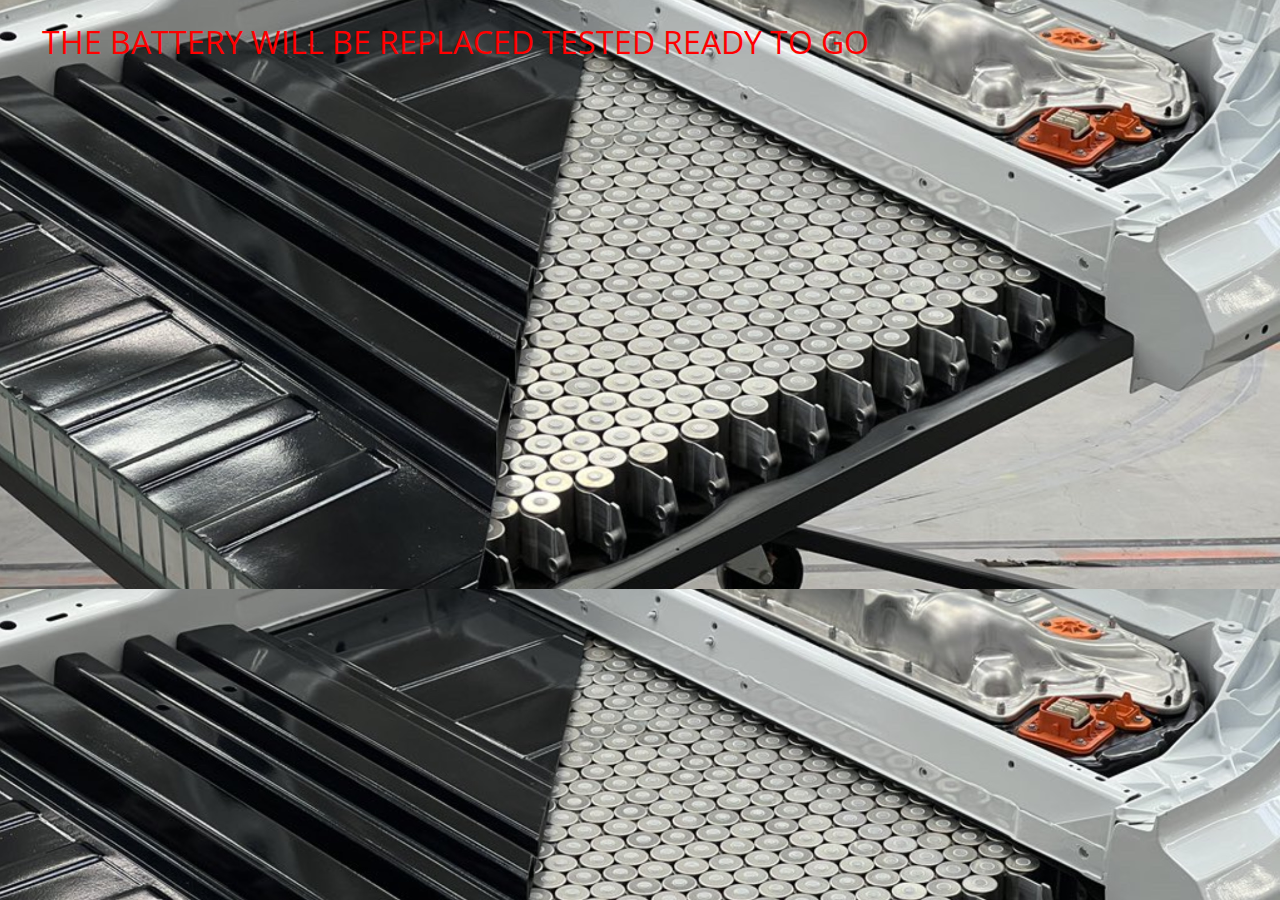
<file: battery.html>
<!DOCTYPE html>
<html lang="en">
  <head>
    <meta charset="UTF-8" />
    <meta http-equiv="X-UA-Compatible" content="IE=edge" />
    <meta name="viewport" content="width=device-width, initial-scale=1.0" />
    <link
      rel="stylesheet"
      href="https://fonts.googleapis.com/css2?family=Open+Sans:ital,wght@1,300&family=Roboto:wght@300&display=swap"
    />
    <link
      rel="stylesheet"
      href="C:\Users\980006716\Downloads\CORNER STONE\TRIALFORCLONING\Ciccc_Project_Jan_21st\battery.html"
    />
    <link rel="stylesheet" href="./styles/service/battery.css" />
    <title>BATTERY</title>
  </head>
  <body>
    <a id="xoxo" href="" class="text-box01"
      >THE BATTERY WILL BE REPLACED TESTED READY TO GO
    </a>
  </body>
</html>
</file>
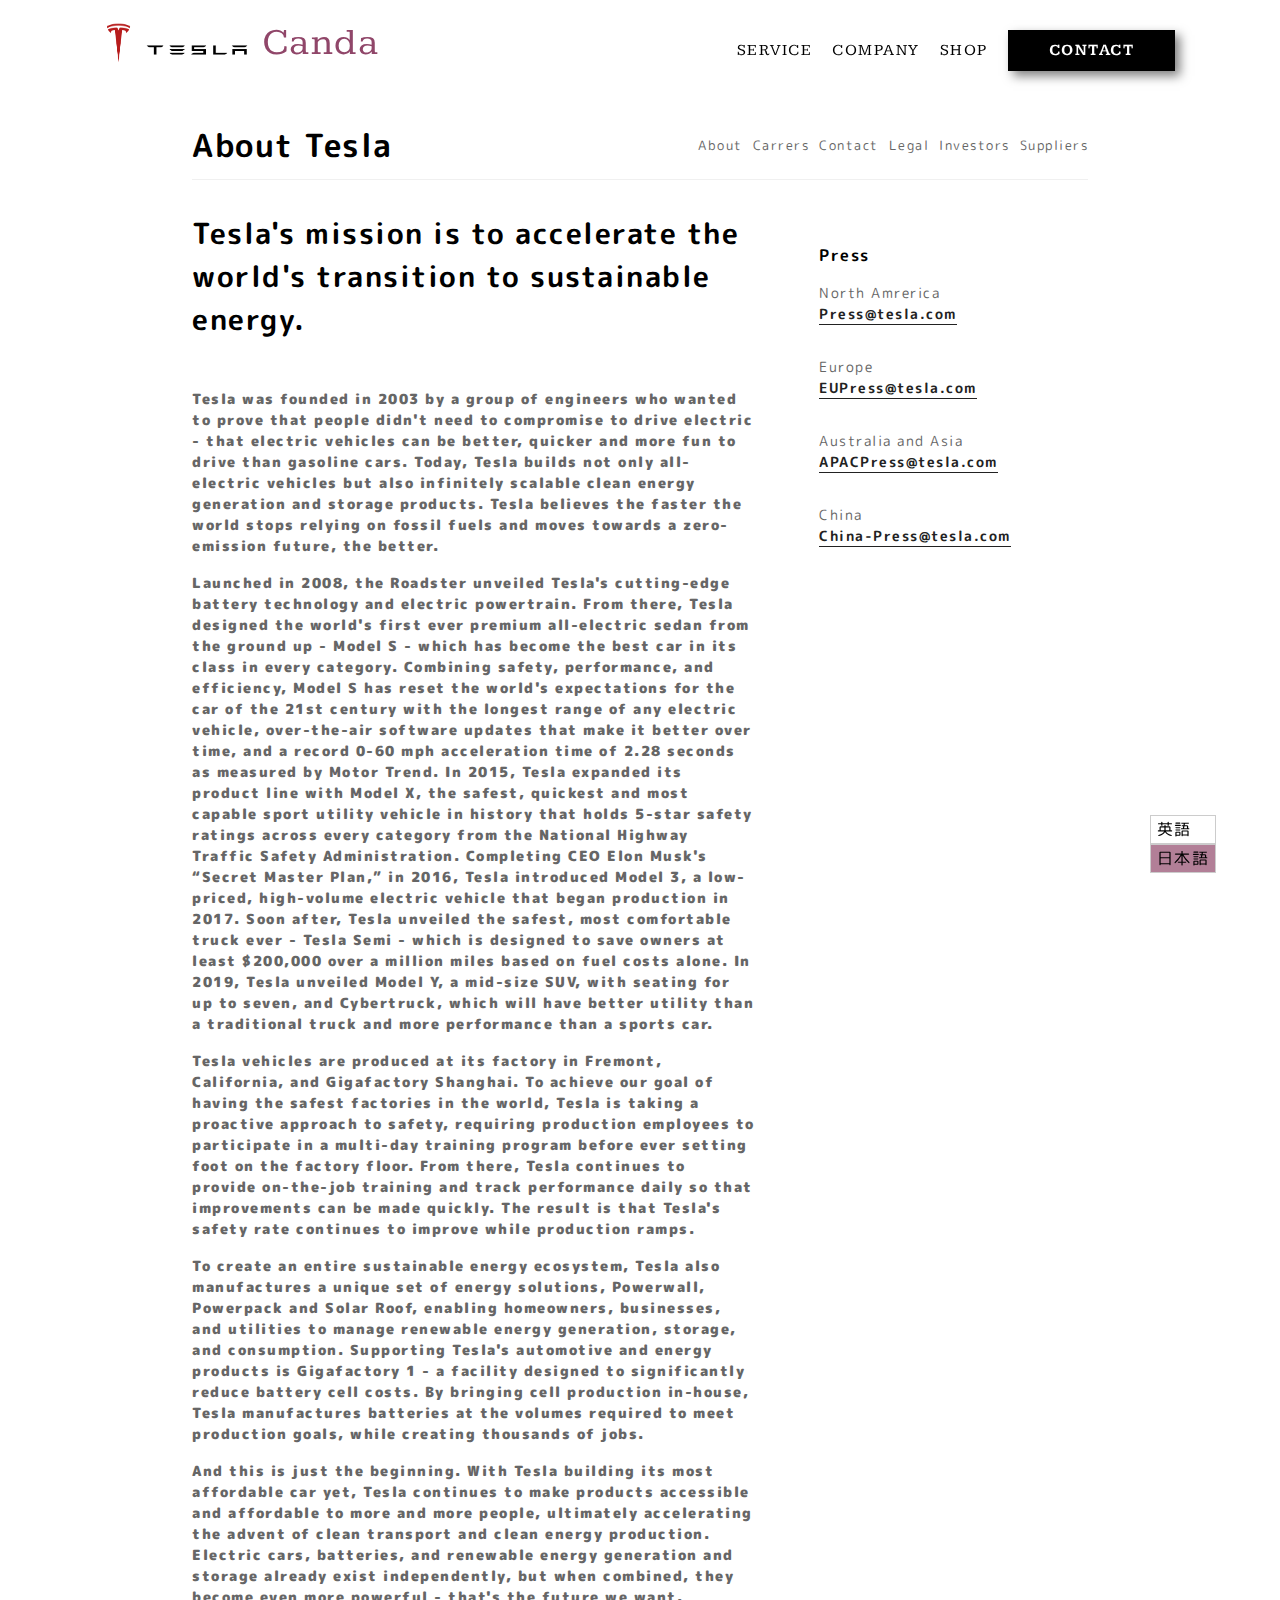
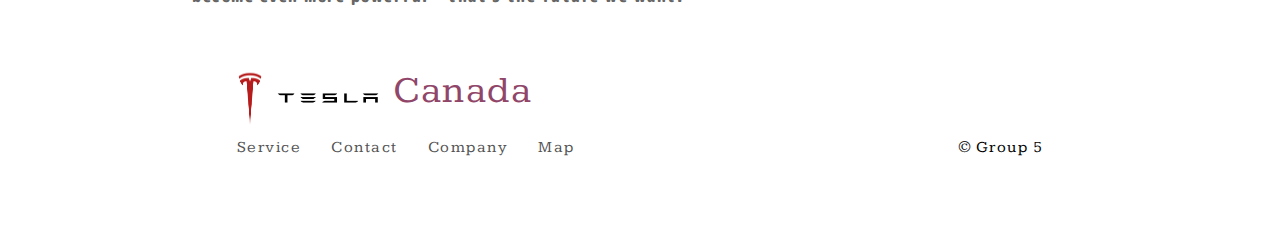
<file: company.html>
<!DOCTYPE html>
<html lang="en">
  <head>
    <meta charset="UTF-8" />
    <meta name="viewport" content="width=device-width, initial-scale=1.0" />
    <title>Company</title>
    <link rel="icon" href="images/" />
    <script src="scripts/vendors/pace.js"></script>
    <link
      href="https://fonts.googleapis.com/css2?family=Kameron:wght@400;700&family=Noto+Sans+JP:wght@500&display=swap"
      rel="stylesheet"
    />
    <link rel="stylesheet" href="./styles/company.css" />
  </head>
  <body>
    <div id="EnJp">
      <div class="choseLang">
        <input type="radio" name="langKbn" id="sEn" onClick="langSet('en')" />
        <label class="langs" for="sEn">
          <span class="langCng" lang="en">英語</span>
          <span class="langCng" lang="ja">English</span>
        </label>

        <input
          type="radio"
          name="langKbn"
          id="sJa"
          onClick="langSet('ja')"
          checked
        />
        <label for="sJa">
          <span class="langCng" lang="en">日本語</span>
          <span class="langCng" lang="ja">Japanese</span>
        </label>
      </div>

      <!-- --------------- *** --------------- -->

      <header class="header">
        <!-- ----- hamburger start ----- -->
        <div class="navbar">
          <input type="checkbox" id="hamburger" />
          <label for="hamburger">
            <div class="lines">
              <span class="line1"></span>
              <span class="line2"></span>
              <span class="line3"></span>
            </div>
          </label>
          <label class="light-dark" for="hamburger"></label>

          <ul id="menu">
            <div class="hamlogo">
              <a href="./index.html">
                <img
                  src="images/tesla_logo.png"
                  alt=""
                  class="logo__img"
                  height="45"
                />
              </a>
              <span class="hamlogo2">
                <a href="./index.html">
                  <img src="images/tesla_logo02.png" width="130" height="60" />
                </a>
              </span>
            </div>
            <p><a href="./service.html">SERVICE</a></p>
            <p><a href="./company.html">COMPANY</a></p>
            <p><a href="./shop.html">SHOP</a></p>
            <p><a href="./contact.html">CONTACT</a></p>
          </ul>
        </div>
        <!-- ----- hamburger end ----- -->

        <div class="header__inner appear up">
          <div class="logo item">
            <a href="./index.html">
              <img
                src="images/tesla_logo.png"
                alt=""
                class="logo__img"
                height="45"
              />
            </a>
            <span class="logo__stay">
              <a href="./index.html">
                <img src="images/tesla_logo02.png" width="130" height="60" />
              </a>
            </span>
            <span class="logo__world">Canda</span>
          </div>
          <nav class="header__nav">
            <ul class="header__ul">
              <li class="header__li item">
                <a href="service.html">Service</a>
              </li>
              <li class="header__li item">
                <a href="company.html">Company</a>
              </li>
              <li class="header__li item">
                <a href="shop.html">Shop</a>
              </li>

              <li class="header__li item">
                <a class="btn filled" href="contact.html">Contact</a>
              </li>
            </ul>
          </nav>

          <!------------------------
        mobile-menu.scss  
        ------------------------->
          <!-- <button class="mobile-menu__btn">
            <span></span>
            <span></span>
            <span></span>
          </button> -->
        </div>
      </header>

      <div class="top">
        <h1 class="about-h1 langCng" lang="en">About Tesla</h1>
        <h1 class="about-h1 langCng" lang="ja">企業情報</h1>

        <ul>
          <li>
            <a class="langCng" lang="en" href="#">About</a>
            <a class="langCng" lang="ja" href="#">企業情報</a>
          </li>
          <li>
            <a class="langCng" lang="en" href="#">Carrers</a>
            <a class="langCng" lang="ja" href="#">採用情報</a>
          </li>
          <li>
            <a class="langCng" lang="en" href="#">Contact</a>
            <a class="langCng" lang="ja" href="#">お問い合わせ</a>
          </li>
          <li>
            <a class="langCng" lang="en" href="#">Legal</a>
            <a class="langCng" lang="ja" href="#">利用規約</a>
          </li>
          <li>
            <a class="langCng" lang="en" href="#">Investors</a>
            <a class="langCng" lang="ja" href="#">投資家情報</a>
          </li>
          <li>
            <a class="langCng" lang="en" href="#">Suppliers</a>
            <a class="langCng" lang="ja" href="#">パートナー</a>
          </li>
        </ul>
      </div>
      <div class="horizon"></div>

      <div class="grid-wrapper">
        <div class="main-text">
          <div class="ps">
            <h1 class="langCng" lang="en">
              Tesla's mission is to accelerate the world's transition to
              sustainable energy.
            </h1>
            <h1 class="langCng" lang="ja">世界を持続可能なエネルギーへ。</h1>

            <p class="langCng" lang="en">
              Tesla was founded in 2003 by a group of engineers who wanted to
              prove that people didn't need to compromise to drive electric -
              that electric vehicles can be better, quicker and more fun to
              drive than gasoline cars. Today, Tesla builds not only
              all-electric vehicles but also infinitely scalable clean energy
              generation and storage products. Tesla believes the faster the
              world stops relying on fossil fuels and moves towards a
              zero-emission future, the better.
            </p>
            <p class="langCng" lang="ja">
              電気自動車は
              ガソリン車よりも優れていて、速く、楽しく、運転に妥協する必要がないことを証明したい
              ---そう願った数名のエンジニアにより、2003年、Teslaは創業されました。その後、
              Teslaは100％電気自動車だけでなく、限りなく拡張可能な、クリーンエネルギーを
              発蓄電する製品をも製造する会社となり、世界の化石燃料への依存に終止符を打ち、
              ゼロエミッション社会への移行を加速することで、より良い未来を実現したいと考えています。
            </p>

            <p class="langCng" lang="en">
              Launched in 2008, the Roadster unveiled Tesla's cutting-edge
              battery technology and electric powertrain. From there, Tesla
              designed the world's first ever premium all-electric sedan from
              the ground up - Model S - which has become the best car in its
              class in every category. Combining safety, performance, and
              efficiency, Model S has reset the world's expectations for the car
              of the 21st century with the longest range of any electric
              vehicle, over-the-air software updates that make it better over
              time, and a record 0-60 mph acceleration time of 2.28 seconds as
              measured by Motor Trend. In 2015, Tesla expanded its product line
              with Model X, the safest, quickest and most capable sport utility
              vehicle in history that holds 5-star safety ratings across every
              category from the National Highway Traffic Safety Administration.
              Completing CEO Elon Musk's “Secret Master Plan,” in 2016, Tesla
              introduced Model 3, a low-priced, high-volume electric vehicle
              that began production in 2017. Soon after, Tesla unveiled the
              safest, most comfortable truck ever - Tesla Semi - which is
              designed to save owners at least $200,000 over a million miles
              based on fuel costs alone. In 2019, Tesla unveiled Model Y, a
              mid-size SUV, with seating for up to seven, and Cybertruck, which
              will have better utility than a traditional truck and more
              performance than a sports car.
            </p>
            <p class="langCng" lang="ja">
              2008年に発売したRoadsterは、Teslaの最先端のバッテリー
              テクノロジーと電動パワートレインで世界中の注目を集めました。その後、Teslaが電気自動車としてゼロから開発した世界初のプレミアムなオールエレクトリックセダンModel
              Sは、安全性、パフォーマンス、効率などあらゆるカテゴリーにおいてクラス最高と評価されています。電気自動車最長の航続距離、日々性能が向上していくワイヤレス
              ソフトウェアアップデート、そして0-60mph加速で2.28秒（モータートレンド誌による計測）という記録的な加速で、世界中の21世紀の自動車への期待を大きく塗り替えています。
              2015年には、米国家道路交通安全局による安全性試験で、すべてのカテゴリーにおいて5つ星評価を獲得した、史上最も安全で速く、最高性能のSUV、Model
              Xを発売し、プロダクトラインを拡張しました。そしてCEOであるイーロン
              マスクの掲げた秘密のマスタープランを完遂するために、Teslaは2016年に低価格、量産型の電気自動車Model
              3を発表し、2017年に生産を開始しました。その後、Teslaは史上最も安全で最も快適なトラックであるTesla
              Semiを発表しました。このトラックは、燃費だけで見ると、100万マイル分の燃料費だけで200,000米ドル以上を節約できるようデザインされています。
              2019年には最大7人乗りの中型SUVであるModelY、そして従来のトラックよりも実用性が高くスポーツカーよりも優れたパフォーマンスを誇るCybertruckを発表しました。
            </p>

            <p class="langCng" lang="en">
              Tesla vehicles are produced at its factory in Fremont, California,
              and Gigafactory Shanghai. To achieve our goal of having the safest
              factories in the world, Tesla is taking a proactive approach to
              safety, requiring production employees to participate in a
              multi-day training program before ever setting foot on the factory
              floor. From there, Tesla continues to provide on-the-job training
              and track performance daily so that improvements can be made
              quickly. The result is that Tesla's safety rate continues to
              improve while production ramps.
            </p>
            <p class="langCng" lang="ja">
              すべてのテスラ車両は米国カリフォルニア州フリーモントにある工場と上海のGigafactoryで生産されています。
              Teslaは、世界で最も安全な生産工場の構築を目指し、新しく製造に携わるエンジニアたちに、工場フロアに足を踏み入れる前に数日間のトレーニング
              プログラムへの参加を義務づけ、積極的に安全対策に取り組んでいます。業務開始後も、オンザジョブ
              トレーニングを継続的に実施したり、業務のパフォーマンスを毎日確認したりして、問題の改善を迅速に行います。
              この結果、Teslaは生産を急速に増やしつつも、安全評価を向上し続けています。
            </p>

            <p class="langCng" lang="en">
              To create an entire sustainable energy ecosystem, Tesla also
              manufactures a unique set of energy solutions, Powerwall,
              Powerpack and Solar Roof, enabling homeowners, businesses, and
              utilities to manage renewable energy generation, storage, and
              consumption. Supporting Tesla's automotive and energy products is
              Gigafactory 1 - a facility designed to significantly reduce
              battery cell costs. By bringing cell production in-house, Tesla
              manufactures batteries at the volumes required to meet production
              goals, while creating thousands of jobs.
            </p>
            <p class="langCng" lang="ja">
              完全に持続可能なエネルギーエコシステムの構築を目指し、Teslaでは一般住宅、商用施設、そして電力会社における再生可能エネルギーの生産、蓄電、消費を可能にする、Powerwall、Powerpack、
              そしてSolarRoofを開発してユニークなエネルギーソリューションを提供します。完全にギガファクトリー1は、
              Teslaの電気自動車とエネルギー製品群の核となるバッテリーセルのコストを大幅に削減する目的で建てられました。
              セルを自社生産することで、Teslaでは製品の生産目標に必要な量のバッテリーを製造できるだけでなく、数千人規模の雇用を生み出します。
            </p>

            <p class="langCng" lang="en">
              And this is just the beginning. With Tesla building its most
              affordable car yet, Tesla continues to make products accessible
              and affordable to more and more people, ultimately accelerating
              the advent of clean transport and clean energy production.
              Electric cars, batteries, and renewable energy generation and
              storage already exist independently, but when combined, they
              become even more powerful - that's the future we want.
            </p>
            <p class="langCng" lang="ja">
              そしてこれはまだ始まりに過ぎません。
              Teslaではこれまでで最も手頃な価格の自動車を製造し、より多くの方達の手に届くように今後も製品の開発を続け、最終的にクリーンな移動手段とエネルギー生産の台頭を加速します。
              電気自動車、バッテリー、そして再生可能エネルギーの生産と貯蔵方法は既に別々には存在しますが、それらは組み合わせることで更なる力を発揮します。Teslaが目指すのはそんな未来です。
            </p>
          </div>
        </div>

        <div class="sidebar">
          <p class="firstp langCng" lang="en">Press</p>
          <p class="firstp langCng" lang="ja">プレス</p>
          <div class="places">
            <div>
              <p class="country langCng" lang="en">North Amrerica</p>
              <p class="country langCng" lang="ja">北米</p>

              <p class="email"><a href="#">Press@tesla.com</a></p>
            </div>

            <div>
              <p class="country langCng" lang="en">Europe</p>
              <p class="country langCng" lang="ja">ヨーロッパ</p>

              <p class="email"><a href="#">EUPress@tesla.com</a></p>
            </div>

            <div>
              <p class="country langCng" lang="en">Australia and Asia</p>
              <p class="country langCng" lang="ja">アジアパシフィック</p>

              <p class="email"><a href="#">APACPress@tesla.com</a></p>
            </div>

            <div>
              <p class="country langCng" lang="en">China</p>
              <p class="country langCng" lang="ja">中国</p>

              <p class="email"><a href="#">China-Press@tesla.com</a></p>
            </div>
          </div>
        </div>
      </div>

      <footer class="footer appear up">
        <div class="logo item">
          <img src="images/tesla_logo.png" alt="" class="logo__img" />
          <span class="logo__stay"
            ><img src="images/tesla_logo02.png" width="130" height="60"
          /></span>
          <span class="logo__world">Canada</span>
        </div>
        <nav class="footer__nav">
          <ul class="footer__ul">
            <li class="footer__li item"><a href="service.html">Service</a></li>
            <li class="footer__li item"><a href="contact.html">Contact</a></li>
            <li class="footer__li item"><a href="company.html">Company</a></li>
            <li class="footer__li item">
              <a
                href="https://www.tesla.com/findus?v=2&bounds=51.983501615631575%2C-67.62597775%2C25.500764318167%2C-130.90722775&zoom=5&filters=store%2Cservice%2Csupercharger%2Cdestination%20charger%2Cbodyshop%2Cparty"
                >Map</a
              >
            </li>
          </ul>
          <div class="footer__copyright item">&copy; Group 5</div>
        </nav>
      </footer>
    </div>

    <script>
      // =========================================================
      //      画面が開かれたときの初期設定
      // =========================================================
      window.onload = function () {
        // --- ブラウザのデフォルト言語を取得して初回の表示 -----
        var wDef = (
          navigator.browserLanguage ||
          navigator.language ||
          navigator.userLanguage
        ).substr(0, 2);
        langSet(wDef);
      };
      // =========================================================
      //      選択された言語のみ表示
      // =========================================================
      function langSet(argLang) {
        // --- 切り替え対象のclass一覧を取得 ----------------------
        var elm = document.getElementsByClassName("langCng");

        for (var i = 0; i < elm.length; i++) {
          // --- 選択された言語と一致は表示、その他は非表示 -------
          if (elm[i].getAttribute("lang") == argLang) {
            elm[i].style.display = "";
          } else {
            elm[i].style.display = "none";
          }
        }
      }
    </script>
    <script src="scripts/vendors/swiper.min.js"></script>
    <script src="scripts/vendors/TweenMax.min.js"></script>
    <script src="scripts/vendors/scroll-polyfill.js"></script>
    <script src="scripts/libs/scroll.js"></script>
    <script src="scripts/libs/text-animation.js"></script>
    <script src="scripts/libs/hero-slider.js"></script>
    <script src="scripts/libs/mobile-menu.js"></script>
    <script src="scripts/main.js"></script>
  </body>
</html>
</file>
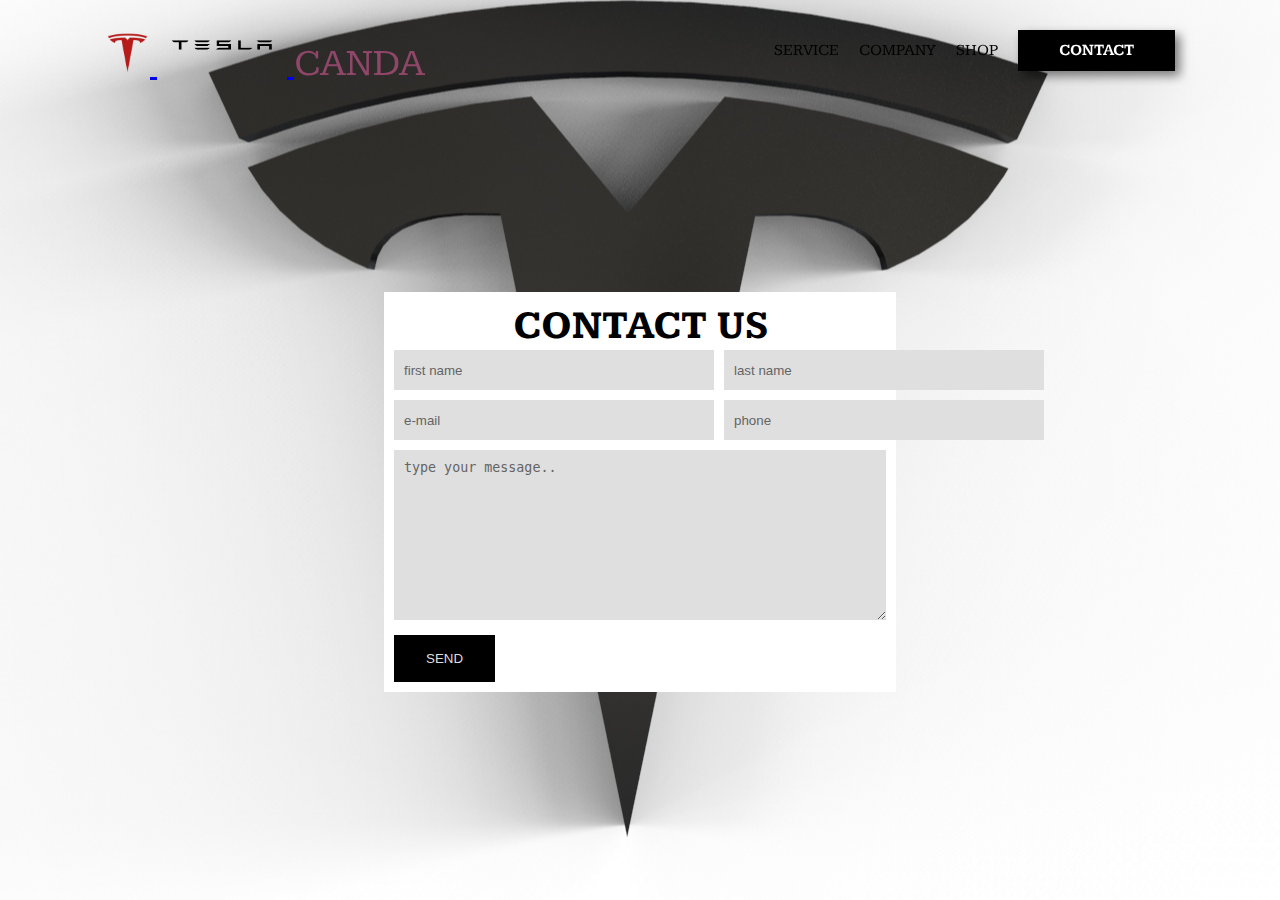
<file: contact.html>
<!DOCTYPE html>
<html lang="en">
  <head>
    <meta charset="UTF-8" />
    <meta name="viewport" content="width=device-width, initial-scale=1.0" />
    <title>Contact</title>
    <link rel="icon" href="images/" />
    <script src="scripts/vendors/pace.js"></script>
    <link
      href="https://fonts.googleapis.com/css2?family=Kameron:wght@400;700&family=Noto+Sans+JP:wght@500&display=swap"
      rel="stylesheet"
    />
    <link rel="stylesheet" href="./styles/contact.css" />
  </head>
  <body>
    <header class="header">
      <!-- ----- hamburger start ----- -->
      <div class="navbar">
        <input type="checkbox" id="hamburger" />
        <label for="hamburger">
          <div class="lines">
            <span class="line1"></span>
            <span class="line2"></span>
            <span class="line3"></span>
          </div>
        </label>
        <label class="light-dark" for="hamburger"></label>

        <ul id="menu">
          <div class="hamlogo">
            <a href="./index.html">
              <img
                src="images/tesla_logo.png"
                alt=""
                class="logo__img"
                height="45"
              />
            </a>
            <span class="hamlogo2">
              <a href="./index.html">
                <img src="images/tesla_logo02.png" width="130" height="60" />
              </a>
            </span>
          </div>
          <p><a href="./service.html">SERVICE</a></p>
          <p><a href="./company.html">COMPANY</a></p>
          <p><a href="./shop.html">SHOP</a></p>
          <p><a href="./contact.html">CONTACT</a></p>
        </ul>
      </div>
      <!-- ----- hamburger end ----- -->

      <div class="header__inner appear up">
        <div class="logo item">
          <a href="./index.html">
            <img
              src="images/tesla_logo.png"
              alt=""
              class="logo__img"
              height="45"
            />
          </a>
          <span class="logo__stay">
            <a href="./index.html">
              <img src="images/tesla_logo02.png" width="130" height="60" />
            </a>
          </span>
          <span class="logo__world">Canda</span>
        </div>
        <nav class="header__nav">
          <ul class="header__ul">
            <li class="header__li item">
              <a href="service.html">Service</a>
            </li>
            <li class="header__li item">
              <a href="company.html">Company</a>
            </li>
            <li class="header__li item">
              <a href="shop.html">Shop</a>
            </li>

            <li class="header__li item">
              <a class="btn filled" href="contact.html">Contact</a>
            </li>
          </ul>
        </nav>

        <!------------------------
      mobile-menu.scss  
      ------------------------->
        <!-- <button class="mobile-menu__btn">
          <span></span>
          <span></span>
          <span></span>
        </button> -->
      </div>
    </header>

    <section id="contact">
      <div class="contact-container">
        <h1><span> contact us</span></h1>
        <form action="">
          <div class="column">
            <input type="text" placeholder="first name" class="box" />
            <input type="text" placeholder="last name" class="box" />
            <input type="email" placeholder="e-mail" class="box" />
            <input type="number" placeholder="phone" class="box" />
          </div>
          <textarea
            placeholder="type your message.."
            cols="30"
            rows="10"
            class="msg-box"
          ></textarea>
          <input type="submit" value="send" />
        </form>
      </div>
    </section>

    <script src="scripts/vendors/swiper.min.js"></script>
    <script src="scripts/vendors/TweenMax.min.js"></script>
    <script src="scripts/vendors/scroll-polyfill.js"></script>
    <script src="scripts/libs/scroll.js"></script>
    <script src="scripts/libs/text-animation.js"></script>
    <script src="scripts/libs/hero-slider.js"></script>
    <script src="scripts/libs/mobile-menu.js"></script>
    <script src="scripts/main.js"></script>
  </body>
</html>
</file>
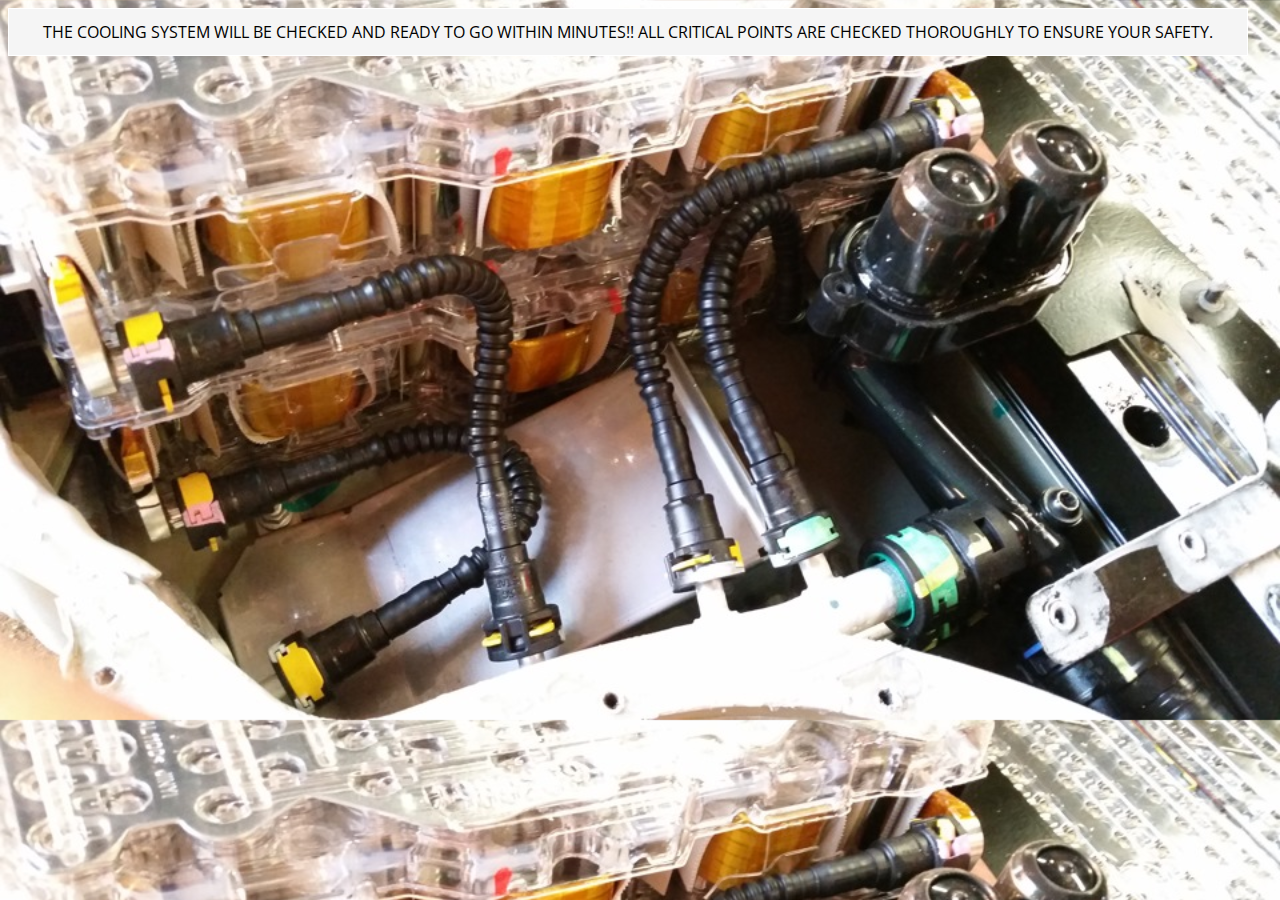
<file: coolingsystem.html>
<!DOCTYPE html>
<html lang="en">
  <head>
    <meta charset="UTF-8" />
    <meta http-equiv="X-UA-Compatible" content="IE=edge" />
    <meta name="viewport" content="width=device-width, initial-scale=1.0" />
    <link
      rel="stylesheet"
      href="https://fonts.googleapis.com/css2?family=Open+Sans:ital,wght@1,300&family=Roboto:wght@300&display=swap"
    />
    <link
      rel="stylesheet"
      href="C:\Users\980006716\Downloads\CORNER STONE\TRIALFORCLONING\Ciccc_Project_Jan_21st\coolingsystem.html"
    />
    <link rel="stylesheet" href="./styles/service/coolingsystem.css" />
    <title>COOLINGSYSTEM</title>
  </head>
  <body>
    <a id="xoxo" href="" class="text-box01"
      >THE COOLING SYSTEM WILL BE CHECKED AND READY TO GO WITHIN MINUTES!! ALL
      CRITICAL POINTS ARE CHECKED THOROUGHLY TO ENSURE YOUR SAFETY.
    </a>
  </body>
</html>
</file>
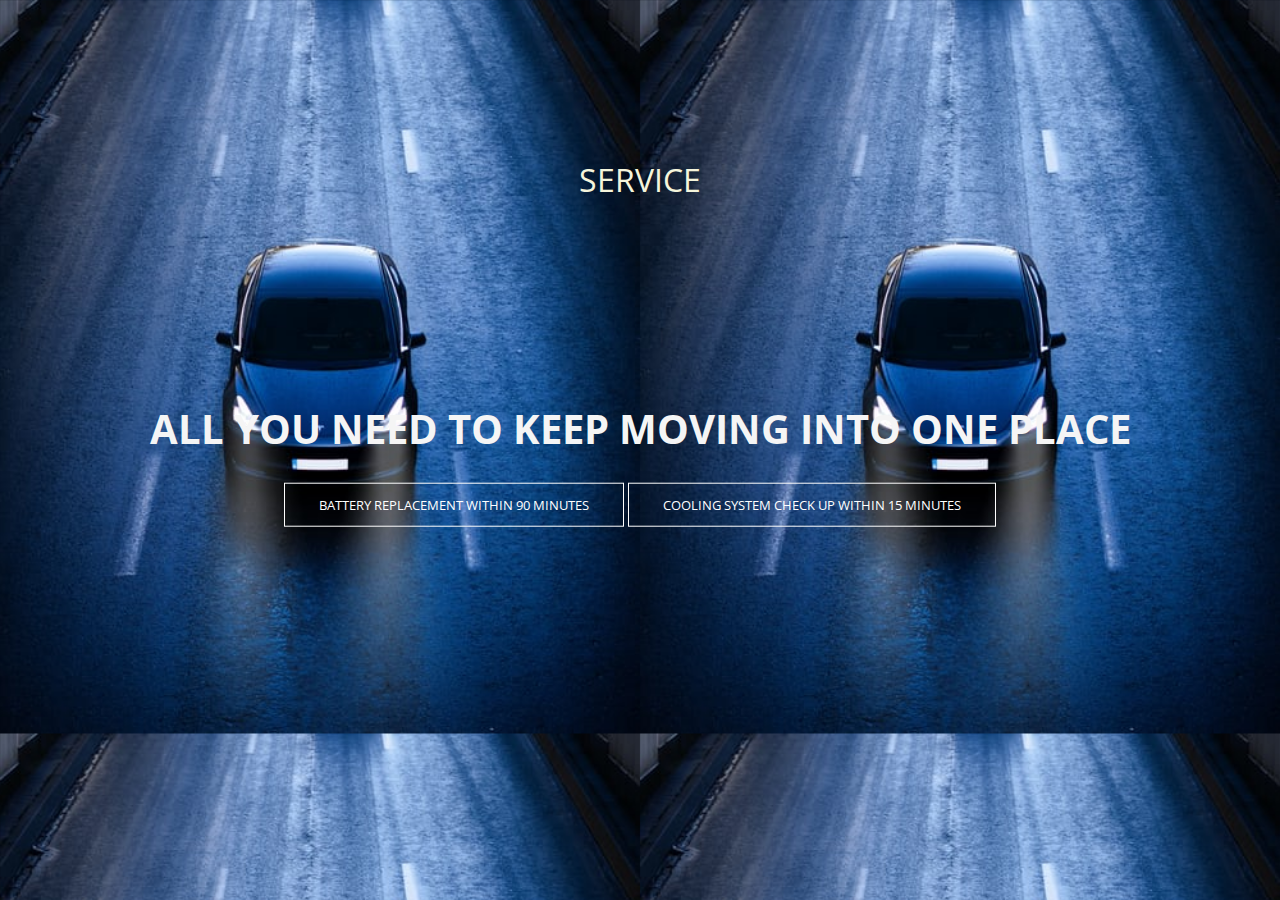
<file: service.html>
<!DOCTYPE html>
<html lang="en">
  <head>
    <meta charset="UTF-8" />
    <meta name="viewport" content="width=device-width, initial-scale=1.0" />
    <link rel="preconnect" href="https://fonts.googleapis.com" />
    <link rel="preconnect" href="https://fonts.gstatic.com" crossorigin />
    
    <link
    href="https://fonts.googleapis.com/css2?family=Open+Sans:ital,wght@1,300&family=Roboto:wght@300&display=swap"
    rel="stylesheet"
    link rel="battery" href="battery.html"
    />
    
    <link
    href="https://fonts.googleapis.com/css2?family=Open+Sans:ital,wght@1,300&family=Roboto:wght@300&display=swap"
    rel="stylesheet"
    link rel="coolingsystem" href="coolingsystem.html"
    
    />
    <link rel="stylesheet" href="./styles/service/servise.css" />
    <title>Service</title>
  </head>
  <body>
    <a id="logo" href="" class="service"> SERVICE </a>
    <div class="text-box">
      <h1>ALL YOU NEED TO KEEP MOVING INTO ONE PLACE</h1>

      <a href="battery.html" class="hero-btn"
        >BATTERY REPLACEMENT WITHIN 90 MINUTES
        <a href=""></a>

      <a href="coolingsystem.html" class="hero01-btn"
        >COOLING SYSTEM CHECK UP WITHIN 15 MINUTES</a
      
      >
    </div>
  </body>
</html>
</file>
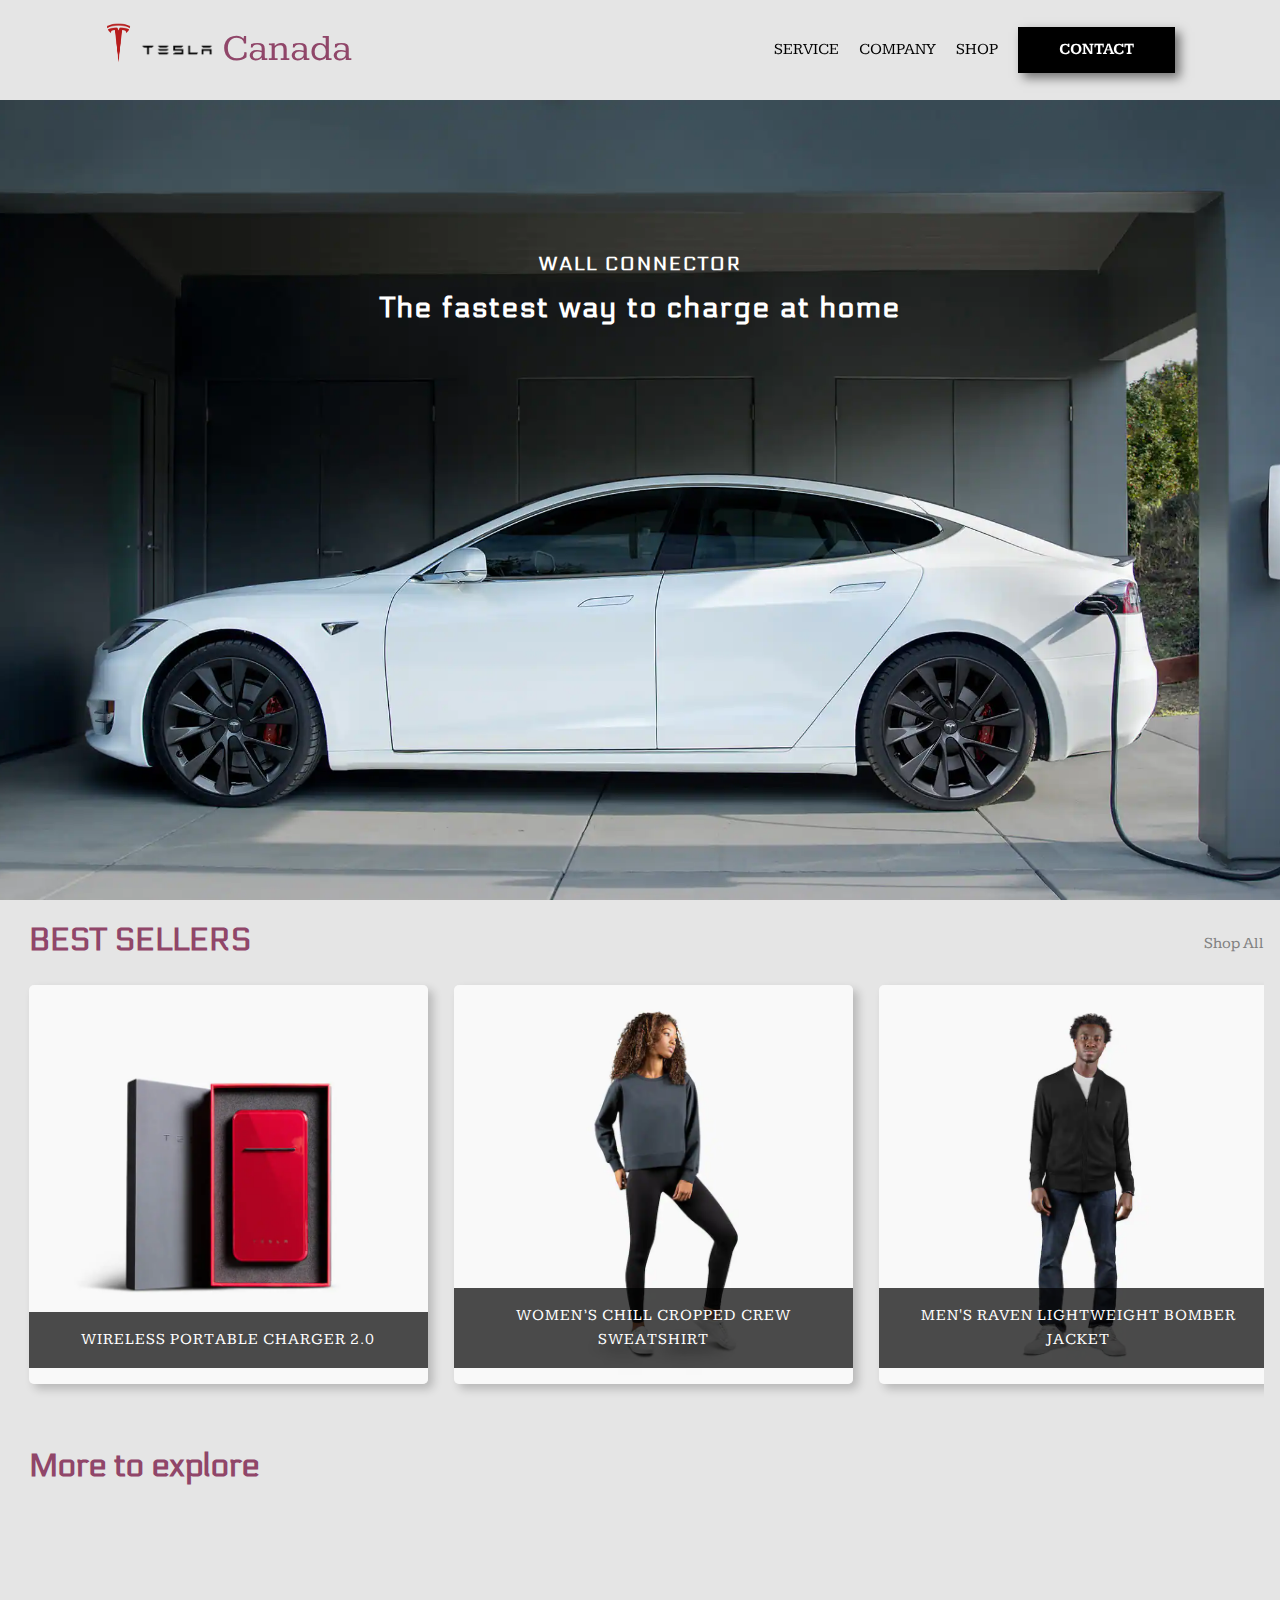
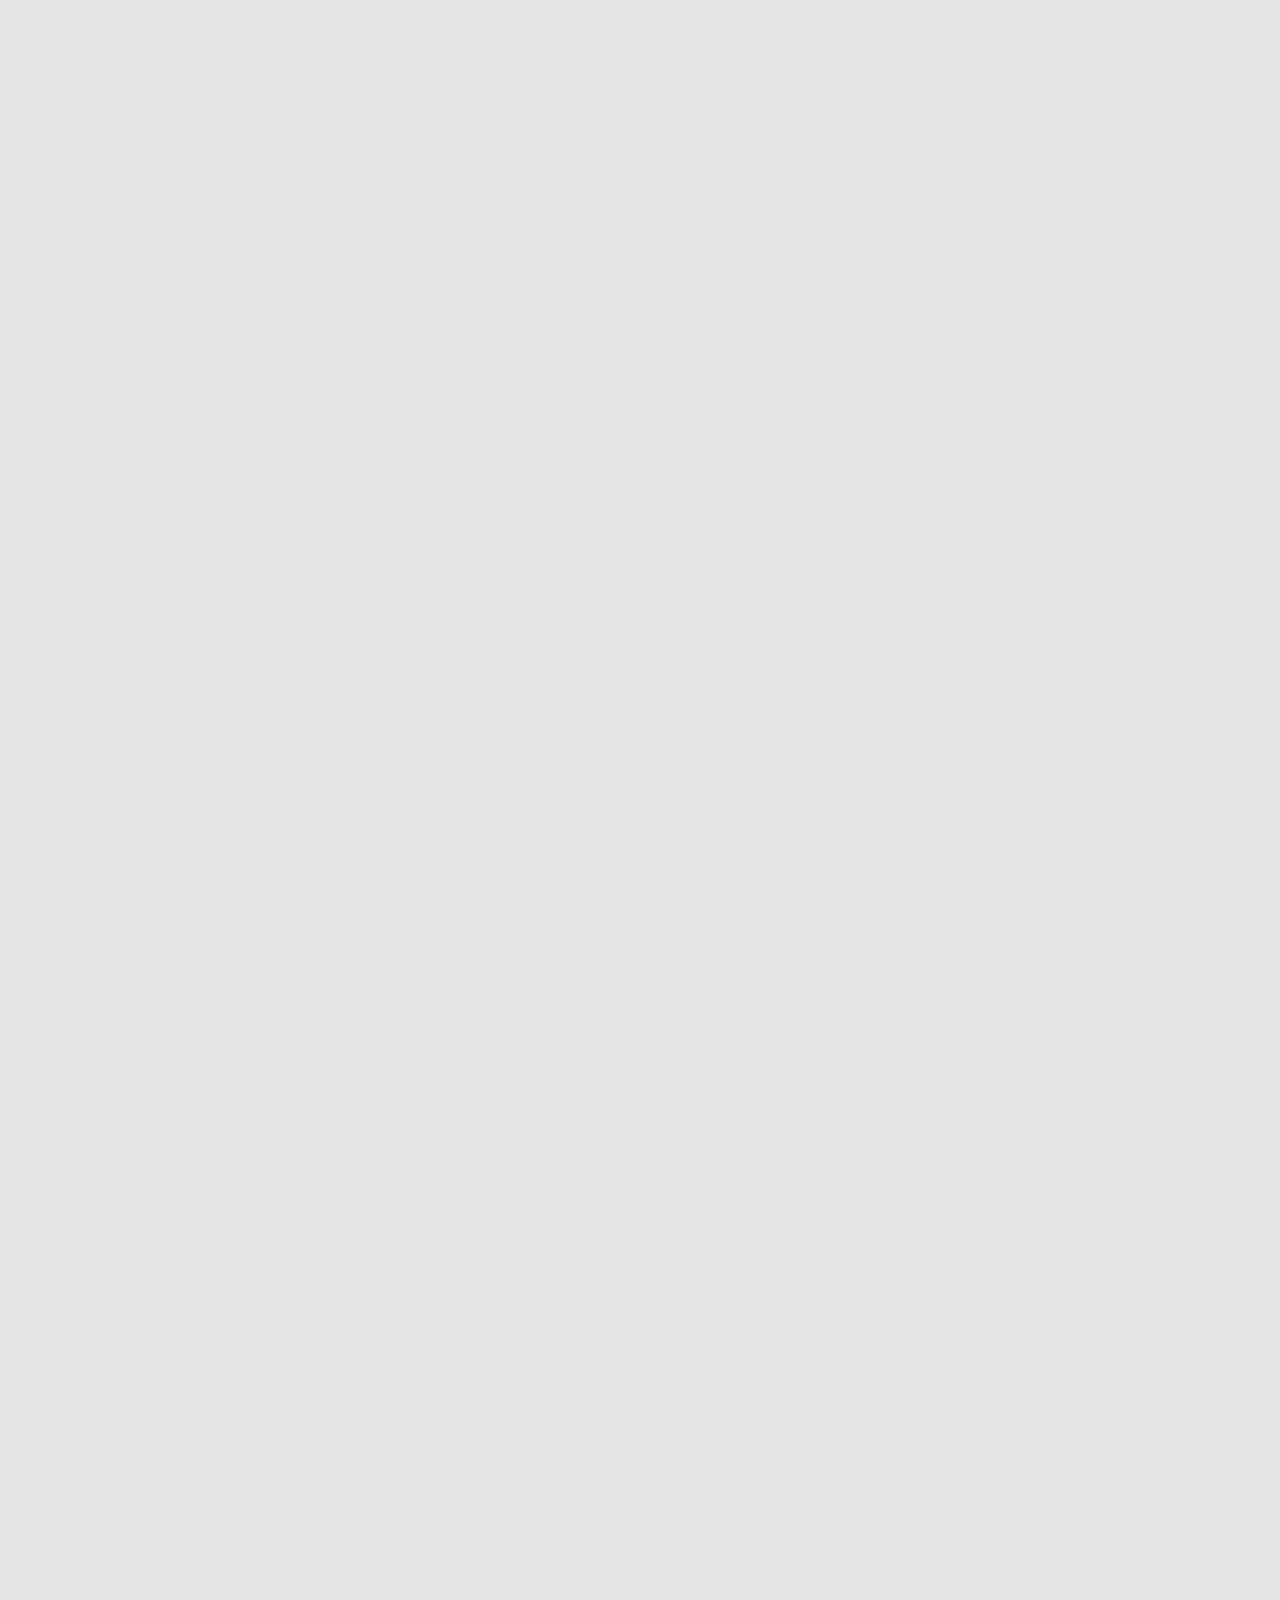
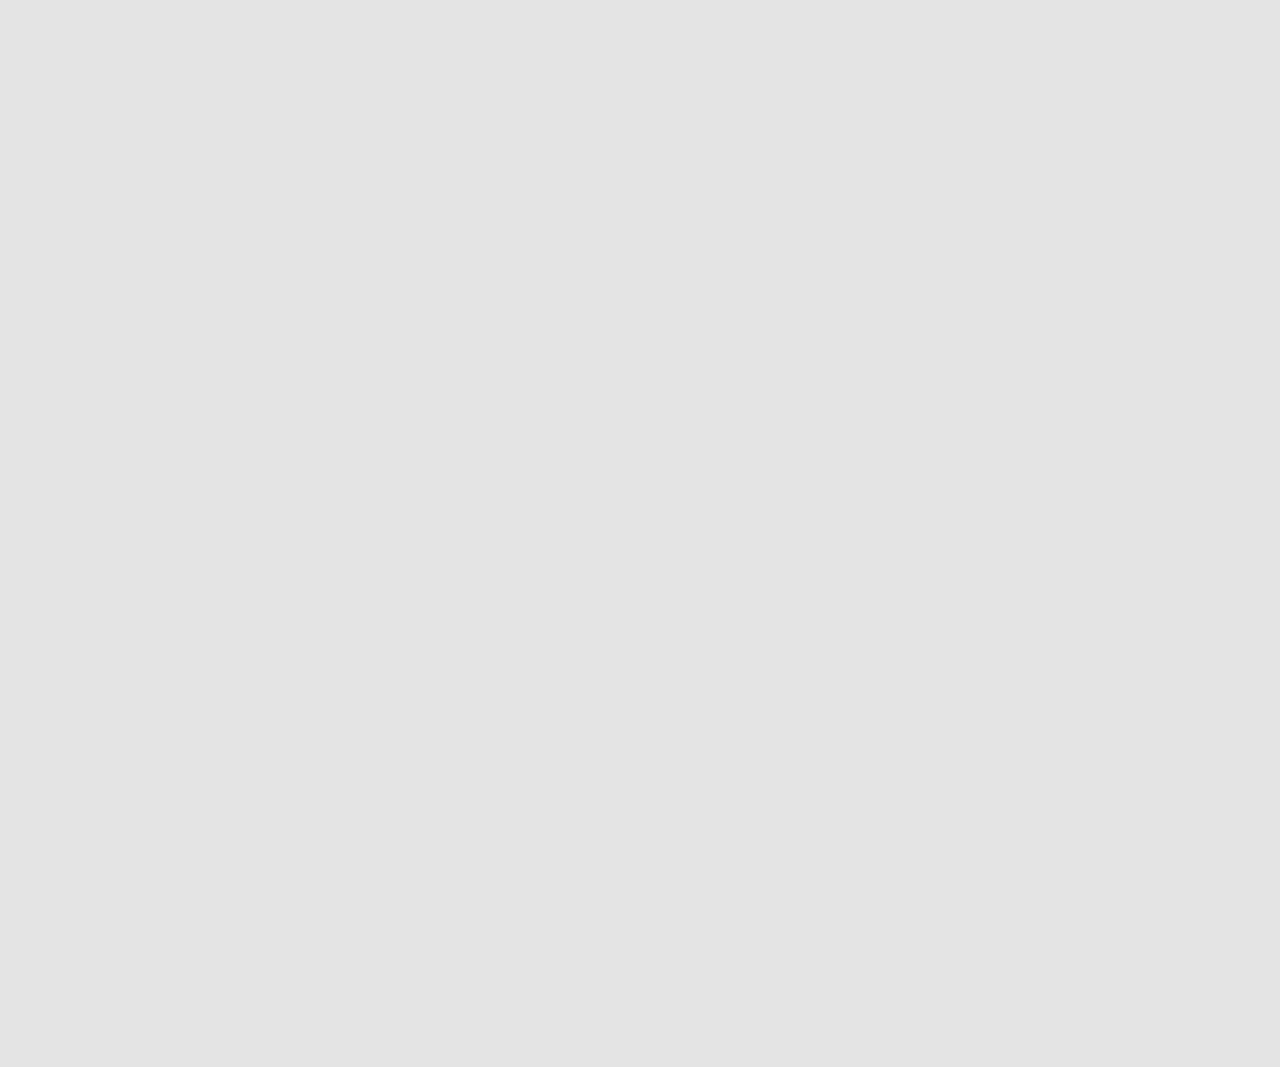
<file: shop.html>
<!DOCTYPE html>
<html lang="ja">
  <head>
    <meta charset="UTF-8" />
    <meta name="viewport" content="width=device-width, initial-scale=1.0" />
    <meta http-equiv="X-UA-Compatible" content="ie=edge" />
    <title>Tesla Canada</title>
    <meta name="description" content="This site is a test site." />
    <link rel="icon" href="images/" />
    <link rel="stylesheet" href="styles/loader.css" />
    <script src="scripts/vendors/pace.js"></script>
    <link
      rel="stylesheet"
      href="https://use.fontawesome.com/releases/v5.15.4/css/all.css"
      integrity="sha384-DyZ88mC6Up2uqS4h/KRgHuoeGwBcD4Ng9SiP4dIRy0EXTlnuz47vAwmeGwVChigm"
      crossorigin="anonymous"
    />
    <link
      href="https://fonts.googleapis.com/css2?family=Kameron:wght@400;700&family=Noto+Sans+JP:wght@500&display=swap"
      rel="stylesheet"
    />

    <!-- ↓bootstrap-reboot = reset cssと言われるコードをlinkタグの一番上に貼ることで、既存のスタイルをリセットできる。 -->
    <!-- 注意点.....コードの最後や途中に貼るとスタイルが崩れるので、必ず一番最初に貼ること！ -->
    <link rel="stylesheet" href="styles/vendors/bootstrap-reboot.css" />
    <link rel="stylesheet" href="styles/vendors/swiper.min.css" />
    <link rel="stylesheet" href="styles/style.css" />
    <link rel="stylesheet" href="./styles/shop.css" />
  </head>
  <body>
    <div id="global-container">
      <div id="container">
        <div class="mobile-menu__cover"></div>
        <div class="nav-trigger"></div>

        <!---------------------
           header 
        ----------------------->
        <header class="header">
          <div class="header__inner appear up">
            <div class="logo item">
              <img
                src="images/tesla_logo.png"
                alt=""
                class="logo__img"
                height="45"
              />
              <span class="logo__stay"
                ><img src="images/tesla_logo02.png" width="130" height="60"
              /></span>
              <span class="logo__world">Canada</span>
            </div>
            <nav class="header__nav">
              <ul class="header__ul">
                <li class="header__li item">
                  <a href="service.html">Service</a>
                </li>
                <li class="header__li item">
                  <a href="company.html">Company</a>
                </li>
                <li class="header__li item">
                  <a href="shop.html">Shop</a>
                </li>
                <li class="header__li item">
                  <a class="btn filled" href="contact.html">Contact</a>
                </li>
              </ul>
            </nav>

            <!------------------------
        mobile-menu.scss  
        ------------------------->
            <button class="mobile-menu__btn">
              <span></span>
              <span></span>
              <span></span>
            </button>
          </div>
        </header>

        <!-- * Showcase -->
        <main>
          <section id="showcase">
            <ul class="showcase-container">
              <li class="img current">
                <a href="#"
                  ><img src="./images/shop/showcase-1.webp" alt=""
                /></a>
                <div class="content">
                  <h1>Wall Connector</h1>
                  <h2>The fastest way to charge at home</h2>
                </div>
              </li>
              <li class="img">
                <a href="#"
                  ><img src="./images/shop/showcase-2.webp" alt=""
                /></a>
                <div class="content">
                  <h1>Model Y All-Weather Interior Liners</h1>
                  <h2>A clean interior, in any weather</h2>
                </div>
              </li>
              <li class="img">
                <a href="#"
                  ><img src="./images/shop/showcase-3.webp" alt=""
                /></a>
              </li>
            </ul>
            <i class="fas fa-chevron-left fa-4x btn-slide-left"></i>
            <i class="fas fa-chevron-right fa-4x btn-slide-right"></i>
          </section>

          <section id="best-seller">
            <div class="best-seller-header">
              <h2>Best Sellers</h2>
              <a href="#"><p>Shop All</p></a>
            </div>
            <ul class="best-seller-container">
              <li>
                <a href="#"><img src="./images/shop/bs-1.webp" alt="" /></a>
                <p>Wireless Portable Charger 2.0</p>
              </li>
              <li>
                <a href="#"><img src="./images/shop/bs-2.webp" alt="" /></a>
                <p>Women’s Chill Cropped Crew Sweatshirt</p>
              </li>
              <li>
                <a href="#"><img src="./images/shop/bs-3.webp" alt="" /></a>
                <p>Men's Raven Lightweight Bomber Jacket</p>
              </li>
              <li>
                <a href="#"><img src="./images/shop/bs-4.webp" alt="" /></a>
                <p>Model S Roof Rack - Glass Roof</p>
              </li>
              <li>
                <a href="#"><img src="./images/shop/bs-5.webp" alt="" /></a>
                <p>Model Y All-Weather Interior Liners</p>
              </li>
              <li>
                <a href="#"><img src="./images/shop/bs-6.webp" alt="" /></a>
                <p>Model 3 Illuminated Door Sills</p>
              </li>
              <li>
                <a href="#"><img src="./images/shop/bs-7.webp" alt="" /></a>
                <p>Men's Chill Crew Neck Sweatshirt</p>
              </li>
              <li>
                <a href="#"><img src="./images/shop/bs-8.webp" alt="" /></a>
                <p>Wall Connector</p>
              </li>
            </ul>
            <i class="fas fa-chevron-circle-left fa-3x btn-scroll-left"></i>
            <i class="fas fa-chevron-circle-right fa-3x btn-scroll-right"></i>
          </section>

          <section id="gallery">
            <h2>More to explore</h2>

            <ul class="gallery-container">
              <li>
                <a href="#"><img src="./images/shop/g-1.webp" alt="" /></a>
                <p>Model S Accessories</p>
              </li>
              <li>
                <a href="#"><img src="./images/shop/g-2.jpeg" alt="" /></a>
                <p>Model 3 Accessories</p>
              </li>
              <li>
                <a href="#"><img src="./images/shop/g-3.webp" alt="" /></a>
                <p>Model X Accessories</p>
              </li>
              <li>
                <a href="#"><img src="./images/shop/g-4.webp" alt="" /></a>
                <p>Model Y Accessories</p>
              </li>
              <li>
                <a href="#"><img src="./images/shop/g-5.webp" alt="" /></a>
                <p>Charging</p>
              </li>
              <li>
                <a href="#"><img src="./images/shop/g-6.webp" alt="" /></a>
                <p>Men's Apparel</p>
              </li>
              <li>
                <a href="#"><img src="./images/shop/g-7.webp" alt="" /></a>
                <p>Women's Apparel</p>
              </li>
              <li>
                <a href="#"><img src="./images/shop/g-8.webp" alt="" /></a>
                <p>Lifestyle</p>
              </li>
            </ul>
          </section>
        </main>
        <footer class="footer appear up">
          <div class="logo item">
            <img src="images/tesla_logo.png" alt="" class="logo__img" />
            <span class="logo__stay"
              ><img src="images/tesla_logo02.png" width="130" height="60"
            /></span>
            <span class="logo__world">Canada</span>
          </div>
          <nav class="footer__nav">
            <ul class="footer__ul">
              <li class="footer__li item">
                <a href="service.html">Service</a>
              </li>
              <li class="footer__li item">
                <a href="contact.html">Contact</a>
              </li>
              <li class="footer__li item">
                <a href="company.html">Company</a>
              </li>
              <li class="footer__li item">
                <a
                  href="https://www.tesla.com/findus?v=2&bounds=51.983501615631575%2C-67.62597775%2C25.500764318167%2C-130.90722775&zoom=5&filters=store%2Cservice%2Csupercharger%2Cdestination%20charger%2Cbodyshop%2Cparty"
                  >Map</a
                >
              </li>
            </ul>

            <div class="footer__copyright item">&copy; Group 5</div>
          </nav>
        </footer>
      </div>
    </div>

    <!-- main.jsは必ず下に置く -->
    <script src="scripts/vendors/swiper.min.js"></script>
    <script src="scripts/vendors/TweenMax.min.js"></script>
    <script src="scripts/vendors/scroll-polyfill.js"></script>
    <script src="scripts/libs/scroll.js"></script>
    <script src="scripts/libs/text-animation.js"></script>
    <script src="scripts/libs/hero-slider.js"></script>
    <script src="scripts/libs/mobile-menu.js"></script>
    <script src="scripts/main.js"></script>
    <script src="./scripts/shop/shop.js"></script>
  </body>
</html>
</file>
<file: styles/service/battery.css>
body {
  background-image: url("../../images/Tesla-Structural-battery-pack.jpeg");
  background-size: 100%;
  font-family: "Open Sans", sans-serif;
}

#xoxo {
  font-size: 2rem;
  -webkit-text-decoration: 10;
          text-decoration: 10;
  color: red;
}

.text-box01 {
  display: inline-block;
  text-decoration: none;
  color: #fff;
  border: none;
  padding: 12px 34px;
  font-size: 13px;
  background: transparent;
  position: relative;
  cursor: pointer;
}
/*# sourceMappingURL=battery.css.map */
</file>
<file: styles/company.css>
@charset "UTF-8";
@import url("https://fonts.googleapis.com/css2?family=M+PLUS+Rounded+1c:wght@100;300&family=Open+Sans:wght@300&display=swap");
@import url("https://fonts.googleapis.com/css2?family=M+PLUS+Rounded+1c:wght@100;300&family=Open+Sans:wght@300&display=swap");
@import url("https://fonts.googleapis.com/css2?family=M+PLUS+Rounded+1c:wght@100;300&family=Open+Sans:wght@300&display=swap");
@import url("https://fonts.googleapis.com/css2?family=M+PLUS+Rounded+1c:wght@100;300&family=Open+Sans:wght@300&display=swap");
.btn {
  position: relative;
  display: inline-block;
  background-color: white;
  border: 1px solid black;
  font-weight: 600;
  padding: 10px 40px;
  margin: 10px auto;
  cursor: pointer;
  -webkit-transition: all 0.3s;
  transition: all 0.3s;
  color: black;
  text-decoration: none !important;
}

.btn.float:hover {
  background-color: black;
  color: white;
  -webkit-box-shadow: 5px 5px 10px 0 rgba(0, 0, 0, 0.5);
          box-shadow: 5px 5px 10px 0 rgba(0, 0, 0, 0.5);
}

.btn.filled {
  background-color: black;
  color: white;
  -webkit-box-shadow: 5px 5px 10px 0 rgba(0, 0, 0, 0.5);
          box-shadow: 5px 5px 10px 0 rgba(0, 0, 0, 0.5);
}

.btn.filled:hover {
  background-color: white;
  color: black;
  -webkit-box-shadow: none;
          box-shadow: none;
}

.btn.letter-spacing:hover {
  background-color: black;
  letter-spacing: 3px;
  color: white;
}

.btn.shadow {
  -webkit-box-shadow: none;
          box-shadow: none;
}

.btn.shadow:hover {
  -webkit-transform: translate(-2.5px, -2.5px);
          transform: translate(-2.5px, -2.5px);
  -webkit-box-shadow: 5px 5px 0 0 black;
          box-shadow: 5px 5px 0 0 black;
}

.btn.solid {
  -webkit-box-shadow: 2px 2px 0 0 black;
          box-shadow: 2px 2px 0 0 black;
  border-radius: 7px;
}

.btn.solid:hover {
  -webkit-transform: translate(2px, 2px);
          transform: translate(2px, 2px);
  -webkit-box-shadow: none;
          box-shadow: none;
}

.btn.slide-bg {
  position: relative;
  overflow: hidden;
  z-index: 1;
}

.btn.slide-bg::before {
  content: "";
  display: inline-block;
  width: 100%;
  height: 100%;
  background-color: black;
  position: absolute;
  top: 0;
  left: 0;
  -webkit-transform: translateX(-100%);
          transform: translateX(-100%);
  -webkit-transition: -webkit-transform 0.3s;
  transition: -webkit-transform 0.3s;
  transition: transform 0.3s;
  transition: transform 0.3s, -webkit-transform 0.3s;
  z-index: -1;
}

.btn.slide-bg:hover {
  color: white;
}

.btn.slide-bg:hover::before {
  -webkit-transform: none;
          transform: none;
}

.btn.cover-3d {
  position: relative;
  z-index: 1;
  -webkit-transform-style: preserve-3d;
          transform-style: preserve-3d;
  -webkit-perspective: 300px;
          perspective: 300px;
}

.btn.cover-3d span {
  display: inline-block;
  -webkit-transform: translateZ(20px);
          transform: translateZ(20px);
}

.btn.cover-3d::before {
  content: "";
  display: inline-block;
  width: 100%;
  height: 100%;
  background-color: black;
  position: absolute;
  top: 0;
  left: 0;
  -webkit-transform: rotateX(90deg);
          transform: rotateX(90deg);
  -webkit-transition: all 0.3s;
  transition: all 0.3s;
  -webkit-transform-origin: top center;
          transform-origin: top center;
  opacity: 0;
}

.btn.cover-3d:hover {
  color: white;
}

.btn.cover-3d:hover::before {
  -webkit-transform: none;
          transform: none;
  opacity: 1;
}

.btn-cubic {
  position: relative;
  display: inline-block;
  -webkit-transform-style: preserve-3d;
          transform-style: preserve-3d;
  -webkit-perspective: 300px;
          perspective: 300px;
  width: 150px;
  height: 50px;
  margin: 0 auto;
  cursor: pointer;
  font-weight: 600;
}

.btn-cubic span {
  position: absolute;
  top: 0;
  left: 0;
  width: 100%;
  height: 100%;
  border: 1px solid black;
  line-height: 48px;
  text-align: center;
  -webkit-transition: all 0.3s;
  transition: all 0.3s;
  -webkit-transform-origin: center center -25px;
          transform-origin: center center -25px;
  color: black;
}

.btn-cubic .hovering {
  background-color: black;
  color: white;
  -webkit-transform: rotateX(90deg);
          transform: rotateX(90deg);
}

.btn-cubic .default {
  background-color: white;
  color: black;
  -webkit-transform: rotateX(0);
          transform: rotateX(0);
}

.btn-cubic:hover .hovering {
  -webkit-transform: rotateX(0);
          transform: rotateX(0);
}

.btn-cubic:hover .default {
  -webkit-transform: rotateX(-90deg);
          transform: rotateX(-90deg);
}

.choseLang {
  position: fixed;
  bottom: 3%;
  right: 5%;
}

.top {
  font-family: "M PLUS Rounded 1c", sans-serif;
  display: -webkit-box;
  display: -ms-flexbox;
  display: flex;
  -webkit-box-pack: justify;
      -ms-flex-pack: justify;
          justify-content: space-between;
  -webkit-box-align: center;
      -ms-flex-align: center;
          align-items: center;
  margin-top: 7rem;
}

.top .about-h1 {
  margin: 10px 0;
}

.top ul {
  display: -webkit-box;
  display: -ms-flexbox;
  display: flex;
}

.top ul li {
  list-style: none;
}

.top ul li a {
  text-decoration: none;
  color: #666;
  font-size: 0.8rem;
  margin-left: 10px;
  display: block;
  height: 100%;
}

.horizon {
  width: 100%;
  height: 1px;
  background-color: #f0f0f0;
}

@media (max-width: 900px) {
  .top ul {
    display: none;
  }
}

.sidebar {
  font-family: "M PLUS Rounded 1c", sans-serif;
  margin-top: 3rem;
}

.sidebar .firstp {
  margin: 1rem 0;
  font-weight: bolder;
}

.sidebar .places div {
  margin-top: 1rem;
  margin-bottom: 2rem;
  font-size: 0.9rem;
}

.sidebar .places div .country {
  color: #666;
}

.sidebar .places div .email a {
  color: #222;
  font-weight: bolder;
  text-decoration: none;
  border-bottom: 1px solid #222;
  -webkit-transition: 0.3s;
  transition: 0.3s;
}

.sidebar .places div .email a:hover {
  border-bottom: 2.3px solid #222;
}

@media (max-width: 900px) {
  .sidebar {
    margin-top: 1rem;
  }
  .sidebar .places div {
    margin: 0.5rem 0;
  }
}

.grid-wrapper {
  display: -ms-grid;
  display: grid;
  -ms-grid-columns: 70% 30%;
      grid-template-columns: 70% 30%;
}

.grid-wrapper .main-text {
  font-family: "M PLUS Rounded 1c", sans-serif;
}

.grid-wrapper .main-text h1 {
  font-size: 1.8rem;
  font-weight: bolder;
  margin: 2rem 0;
}

.grid-wrapper .main-text .ps {
  margin-right: 4rem;
}

.grid-wrapper .main-text .ps p {
  font-size: 0.9rem;
  font-weight: 900;
  padding-top: 1rem;
  color: #666;
}

@media (max-width: 900px) {
  .grid-wrapper {
    display: block;
  }
}

/******************************************************************

Stylesheet: ベーススタイル

******************************************************************/
body {
  font-family: "Kameron", "Noto Sans JP", sans-serif;
}

a {
  border: none;
  text-decoration: none;
  color: white;
}

a:hover {
  color: black;
  text-decoration: none;
}

img {
  max-width: 100%;
  vertical-align: bottom;
}

.font-sm, .sub-title {
  font-size: 14px;
}

.font-md, .otherFeature__title {
  font-size: 17px;
}

.font-lr, .teslaProduct__title {
  font-size: 17px;
}

.font-lg, .main-title {
  font-size: 25px;
}

.mb-sm, .explorer__sub, .explorer__img, .teslaProduct__title, .otherFeature__title {
  margin-bottom: 16px !important;
}

.mb-lg, .explorer, .teslaProduct, .otherFeature__btn {
  margin-bottom: 80px !important;
}

.pb-sm, .explorer__texts, .otherFeature__container {
  padding-bottom: 16px !important;
}

.pb-lg {
  padding-bottom: 80px !important;
}

.content-width, .header__inner, .explorer, .teslaProduct, .otherFeature__header, .otherFeature__container, .footer {
  width: 90%;
  margin: 0 auto;
  max-width: 1070px;
}

.main-title {
  font-weight: 600;
  margin-bottom: 0;
  display: block;
}

.sub-title {
  color: #535353;
}

.flex, .explorer__inner, .teslaProduct__inner, .otherFeature__container, .footer__nav, .footer__ul {
  display: -webkit-box;
  display: -ms-flexbox;
  display: flex;
  -webkit-box-orient: vertical;
  -webkit-box-direction: normal;
      -ms-flex-direction: column;
          flex-direction: column;
}

.purple {
  color: #904669;
}

#main-content {
  position: relative;
  z-index: 0;
}

main {
  position: relative;
  z-index: -1;
}

#container {
  background-color: white;
  position: relative;
  z-index: 10;
  -webkit-transition: -webkit-transform 0.5s, -webkit-box-shadow 0.5s;
  transition: -webkit-transform 0.5s, -webkit-box-shadow 0.5s;
  transition: transform 0.5s, box-shadow 0.5s;
  transition: transform 0.5s, box-shadow 0.5s, -webkit-transform 0.5s, -webkit-box-shadow 0.5s;
}

.header {
  position: fixed;
  top: 0;
  left: 0;
  width: 100%;
  height: 100px;
  background-color: transparent;
  display: -webkit-box;
  display: -ms-flexbox;
  display: flex;
  -webkit-box-align: center;
      -ms-flex-align: center;
          align-items: center;
  z-index: 100;
}

.header.triggered {
  background-color: rgba(255, 255, 255, 0.9);
  -webkit-box-shadow: 10px 0 25px -10px rgba(0, 0, 0, 0.5);
          box-shadow: 10px 0 25px -10px rgba(0, 0, 0, 0.5);
}

.header__nav {
  display: none;
}

.header__ul {
  display: -webkit-box;
  display: -ms-flexbox;
  display: flex;
  -webkit-box-align: center;
      -ms-flex-align: center;
          align-items: center;
  padding: 0;
  margin: 0;
  list-style: none;
}

.header__li {
  margin-left: 20px;
}

.header__li > a {
  color: black;
  text-decoration: none !important;
  text-transform: uppercase;
}

.header .logo {
  font-size: 38px;
  -webkit-box-pack: center;
      -ms-flex-pack: center;
          justify-content: center;
}

.header__inner {
  display: -webkit-box;
  display: -ms-flexbox;
  display: flex;
  -webkit-box-pack: justify;
      -ms-flex-pack: justify;
          justify-content: space-between;
  -webkit-box-align: center;
      -ms-flex-align: center;
          align-items: center;
}

.explorer__inner {
  -webkit-box-pack: justify;
      -ms-flex-pack: justify;
          justify-content: space-between;
  padding: 15px;
  background-color: #eaebe6;
  position: relative;
  z-index: 0;
}

.explorer__title {
  position: relative;
}

.explorer__title::before {
  display: none;
  content: "";
  position: absolute;
  top: 50%;
  left: -120px;
  width: 100px;
  height: 1px;
  background-color: black;
  -webkit-transform: translateY(-50%) scaleX(0);
          transform: translateY(-50%) scaleX(0);
  -webkit-transition: -webkit-transform 0.3s ease 1.6s;
  transition: -webkit-transform 0.3s ease 1.6s;
  transition: transform 0.3s ease 1.6s;
  transition: transform 0.3s ease 1.6s, -webkit-transform 0.3s ease 1.6s;
  -webkit-transform-origin: right;
          transform-origin: right;
}

.explorer__sub {
  font-weight: 800;
}

.explorer__img {
  height: 300px;
  -webkit-transition: -webkit-box-shadow 1ms linear 0.8s;
  transition: -webkit-box-shadow 1ms linear 0.8s;
  transition: box-shadow 1ms linear 0.8s;
  transition: box-shadow 1ms linear 0.8s, -webkit-box-shadow 1ms linear 0.8s;
}

.explorer__img > img {
  position: relative;
  z-index: -1;
  -o-object-fit: cover;
     object-fit: cover;
  width: 100%;
  height: 100%;
}

.explorer__img.inview {
  -webkit-box-shadow: inset 0 0 30px black;
          box-shadow: inset 0 0 30px black;
}

.explorer__texts.inview .explorer__title::before {
  -webkit-transform: translateY(-50%);
          transform: translateY(-50%);
}

.teslaProduct__btn {
  text-align: center;
  -ms-flex-preferred-size: 100%;
      flex-basis: 100%;
}

.otherFeature__inner {
  position: relative;
}

.otherFeature__inner::before {
  display: block;
  content: "";
  position: absolute;
  top: 10%;
  left: 0;
  width: 100%;
  height: 90%;
  background: #eaebe6;
}

.otherFeature__container {
  position: relative;
  z-index: 2;
}

.otherFeature__btn {
  text-align: center;
  -ms-flex-preferred-size: 100%;
      flex-basis: 100%;
}

.otherFeature__btn span a {
  color: black;
  text-decoration: none;
}

.otherFeature__btn span a:hover {
  color: white;
}

.otherFeature__img {
  height: 150px;
  overflow: hidden;
  margin-bottom: 5px;
}

.otherFeature__img > img {
  -o-object-fit: cover;
     object-fit: cover;
  height: 100%;
  width: 100%;
}

.logo {
  font-size: 42px;
  display: -webkit-box;
  display: -ms-flexbox;
  display: flex;
}

.logo__img {
  width: 0.7em;
}

.logo__world {
  color: #904669;
}

.footer {
  padding: 60px 0;
}

.footer__nav {
  -webkit-box-pack: justify;
      -ms-flex-pack: justify;
          justify-content: space-between;
  -webkit-box-align: center;
      -ms-flex-align: center;
          align-items: center;
  text-align: center;
}

.footer__ul {
  padding: 0;
  margin: 0;
  list-style: none;
}

.footer__li {
  padding: 0;
  margin: 10px;
}

.footer__li > a {
  color: #535353;
}

.footer .logo {
  font-size: 38px;
  -webkit-box-pack: center;
      -ms-flex-pack: center;
          justify-content: center;
}

.side {
  display: none;
  position: fixed;
  top: 70%;
  -webkit-transform: translateY(-50%);
          transform: translateY(-50%);
  -webkit-transition: all .3s ease-in;
  transition: all .3s ease-in;
}

.side .tween-animate-title {
  color: black;
  text-decoration: none !important;
  margin: 0 40px;
  vertical-align: middle;
  letter-spacing: 2px;
}

.side.left {
  left: -50px;
}

.side.left.inview {
  left: 50px;
}

.side.left .side__inner {
  -webkit-transform-origin: top left;
          transform-origin: top left;
  -webkit-transform: rotate(-90deg);
          transform: rotate(-90deg);
}

.side.right {
  right: -50px;
}

.side.right.inview {
  right: 50px;
}

.side.right .side__inner {
  -webkit-transform-origin: top right;
          transform-origin: top right;
  -webkit-transform: rotate(90deg);
          transform: rotate(90deg);
}

.icon {
  position: relative;
}

.icon::before {
  display: block;
  content: "";
  position: absolute;
  top: 50%;
  left: -20px;
  width: 1em;
  height: 1em;
  -webkit-transform: translateY(-50%);
          transform: translateY(-50%);
  background-position: center;
  background-repeat: no-repeat;
  background-size: contain;
}

.icon.twitter::before {
  background-image: url(../images/twitter.svg);
}

.icon.fb::before {
  background-image: url(../images/facebook.svg);
}

.mobile-menu {
  position: fixed;
  right: 0;
  top: 60px;
  width: 300px;
}

.mobile-menu .logo {
  padding: 0 40px;
  font-size: 38px;
}

.mobile-menu__btn {
  background-color: unset;
  border: none;
  outline: none !important;
  cursor: pointer;
}

.mobile-menu__btn > span {
  background-color: black;
  width: 35px;
  height: 2px;
  display: block;
  margin-bottom: 9px;
  -webkit-transition: -webkit-transform 0.7s;
  transition: -webkit-transform 0.7s;
  transition: transform 0.7s;
  transition: transform 0.7s, -webkit-transform 0.7s;
}

.mobile-menu__btn > span:last-child {
  margin-bottom: 0;
}

.mobile-menu__cover {
  position: absolute;
  top: 0;
  left: 0;
  width: 100%;
  height: 100%;
  background-color: rgba(0, 0, 0, 0.3);
  opacity: 0;
  visibility: hidden;
  -webkit-transition: opacity 1s;
  transition: opacity 1s;
  cursor: pointer;
  z-index: 200;
}

.mobile-menu__main {
  padding: 0;
  -webkit-perspective: 2000px;
          perspective: 2000px;
  -webkit-transform-style: preserve-3d;
          transform-style: preserve-3d;
}

.mobile-menu__item {
  list-style: none;
  display: block;
  -webkit-transform: translate3d(0, 0, -1000px);
          transform: translate3d(0, 0, -1000px);
  padding: 0 40px;
  -webkit-transition: opacity 0.2s, -webkit-transform 0.3s;
  transition: opacity 0.2s, -webkit-transform 0.3s;
  transition: transform 0.3s, opacity 0.2s;
  transition: transform 0.3s, opacity 0.2s, -webkit-transform 0.3s;
  opacity: 0;
}

.mobile-menu__link {
  display: block;
  margin-top: 30px;
  color: black;
  text-decoration: none !important;
}

.menu-open #container {
  -webkit-transform: translate(-300px, 60px);
          transform: translate(-300px, 60px);
  -webkit-box-shadow: 0 8px 40px -10px rgba(0, 0, 0, 0.8);
          box-shadow: 0 8px 40px -10px rgba(0, 0, 0, 0.8);
}

.menu-open .mobile-menu__cover {
  opacity: 1;
  visibility: visible;
}

.menu-open .mobile-menu__item {
  -webkit-transform: none;
          transform: none;
  opacity: 1;
}

.menu-open .mobile-menu__item:nth-child(1) {
  -webkit-transition-delay: 0.07s;
          transition-delay: 0.07s;
}

.menu-open .mobile-menu__item:nth-child(2) {
  -webkit-transition-delay: 0.14s;
          transition-delay: 0.14s;
}

.menu-open .mobile-menu__item:nth-child(3) {
  -webkit-transition-delay: 0.21s;
          transition-delay: 0.21s;
}

.menu-open .mobile-menu__item:nth-child(4) {
  -webkit-transition-delay: 0.28s;
          transition-delay: 0.28s;
}

.menu-open .mobile-menu__item:nth-child(5) {
  -webkit-transition-delay: 0.35s;
          transition-delay: 0.35s;
}

.menu-open .mobile-menu__btn > span {
  background-color: black;
}

.menu-open .mobile-menu__btn > span:nth-child(1) {
  -webkit-transition-delay: 70ms;
          transition-delay: 70ms;
  -webkit-transform: translateY(11px) rotate(135deg);
          transform: translateY(11px) rotate(135deg);
}

.menu-open .mobile-menu__btn > span:nth-child(2) {
  -webkit-transition-delay: 0s;
          transition-delay: 0s;
  -webkit-transform: translateX(-18px) scaleX(0);
          transform: translateX(-18px) scaleX(0);
}

.menu-open .mobile-menu__btn > span:nth-child(3) {
  -webkit-transition-delay: 140ms;
          transition-delay: 140ms;
  -webkit-transform: translateY(-11px) rotate(-135deg);
          transform: translateY(-11px) rotate(-135deg);
}

.content-width, .header__inner, .explorer, .teslaProduct, .otherFeature__header, .otherFeature__container, .footer {
  width: 90%;
  margin: 0 auto;
  max-width: 1070px;
}

.header {
  font-family: "Kameron", "Noto Sans JP", sans-serif;
  position: fixed;
  top: 0;
  left: 0;
  width: 100%;
  height: 100px;
  background-color: transparent;
  display: -webkit-box;
  display: -ms-flexbox;
  display: flex;
  -webkit-box-align: center;
      -ms-flex-align: center;
          align-items: center;
  z-index: 100;
}

.header.triggered {
  background-color: rgba(255, 255, 255, 0.9);
  -webkit-box-shadow: 10px 0 25px -10px rgba(0, 0, 0, 0.5);
          box-shadow: 10px 0 25px -10px rgba(0, 0, 0, 0.5);
}

.header__ul {
  display: -webkit-box;
  display: -ms-flexbox;
  display: flex;
  -webkit-box-align: center;
      -ms-flex-align: center;
          align-items: center;
  padding: 0;
  margin: 0;
  list-style: none;
}

.header__li {
  margin-left: 20px;
}

.header__li > a {
  color: black;
  text-decoration: none !important;
  text-transform: uppercase;
}

.logo {
  font-size: 42px;
  display: -webkit-box;
  display: -ms-flexbox;
  display: flex;
}

.logo__img {
  width: 0.7em;
}

.logo__world {
  color: #904669;
}

.footer {
  padding: 60px 0;
}

.footer__nav {
  -webkit-box-pack: justify;
      -ms-flex-pack: justify;
          justify-content: space-between;
  -webkit-box-align: center;
      -ms-flex-align: center;
          align-items: center;
  text-align: center;
}

.footer__ul {
  padding: 0;
  margin: 0;
  list-style: none;
}

.footer__li {
  padding: 0;
  margin: 10px;
}

.footer__li > a {
  color: #535353;
}

.footer .logo {
  font-size: 38px;
  -webkit-box-pack: center;
      -ms-flex-pack: center;
          justify-content: center;
}

.footer .logo__img {
  width: 0.7em;
}

.mobile-menu {
  position: fixed;
  right: 0;
  top: 60px;
  width: 300px;
}

.mobile-menu .logo {
  padding: 0 40px;
  font-size: 38px;
}

.mobile-menu__btn {
  background-color: unset;
  border: none;
  outline: none !important;
  cursor: pointer;
}

.mobile-menu__btn > span {
  background-color: black;
  width: 35px;
  height: 2px;
  display: block;
  margin-bottom: 9px;
  -webkit-transition: -webkit-transform 0.7s;
  transition: -webkit-transform 0.7s;
  transition: transform 0.7s;
  transition: transform 0.7s, -webkit-transform 0.7s;
}

.mobile-menu__btn > span:last-child {
  margin-bottom: 0;
}

.mobile-menu__cover {
  position: absolute;
  top: 0;
  left: 0;
  width: 100%;
  height: 100%;
  background-color: rgba(0, 0, 0, 0.3);
  opacity: 0;
  visibility: hidden;
  -webkit-transition: opacity 1s;
  transition: opacity 1s;
  cursor: pointer;
  z-index: 200;
}

.mobile-menu__main {
  padding: 0;
  -webkit-perspective: 2000px;
          perspective: 2000px;
  -webkit-transform-style: preserve-3d;
          transform-style: preserve-3d;
}

.mobile-menu__item {
  list-style: none;
  display: block;
  -webkit-transform: translate3d(0, 0, -1000px);
          transform: translate3d(0, 0, -1000px);
  padding: 0 40px;
  -webkit-transition: opacity 0.2s, -webkit-transform 0.3s;
  transition: opacity 0.2s, -webkit-transform 0.3s;
  transition: transform 0.3s, opacity 0.2s;
  transition: transform 0.3s, opacity 0.2s, -webkit-transform 0.3s;
  opacity: 0;
}

.mobile-menu__link {
  display: block;
  margin-top: 30px;
  color: black;
  text-decoration: none !important;
}

.menu-open #container {
  -webkit-transform: translate(-300px, 60px);
          transform: translate(-300px, 60px);
  -webkit-box-shadow: 0 8px 40px -10px rgba(0, 0, 0, 0.8);
          box-shadow: 0 8px 40px -10px rgba(0, 0, 0, 0.8);
}

.menu-open .mobile-menu__cover {
  opacity: 1;
  visibility: visible;
}

.menu-open .mobile-menu__item {
  -webkit-transform: none;
          transform: none;
  opacity: 1;
}

.menu-open .mobile-menu__item:nth-child(1) {
  -webkit-transition-delay: 0.07s;
          transition-delay: 0.07s;
}

.menu-open .mobile-menu__item:nth-child(2) {
  -webkit-transition-delay: 0.14s;
          transition-delay: 0.14s;
}

.menu-open .mobile-menu__item:nth-child(3) {
  -webkit-transition-delay: 0.21s;
          transition-delay: 0.21s;
}

.menu-open .mobile-menu__item:nth-child(4) {
  -webkit-transition-delay: 0.28s;
          transition-delay: 0.28s;
}

.menu-open .mobile-menu__item:nth-child(5) {
  -webkit-transition-delay: 0.35s;
          transition-delay: 0.35s;
}

.menu-open .mobile-menu__btn > span {
  background-color: black;
}

.menu-open .mobile-menu__btn > span:nth-child(1) {
  -webkit-transition-delay: 70ms;
          transition-delay: 70ms;
  -webkit-transform: translateY(11px) rotate(135deg);
          transform: translateY(11px) rotate(135deg);
}

.menu-open .mobile-menu__btn > span:nth-child(2) {
  -webkit-transition-delay: 0s;
          transition-delay: 0s;
  -webkit-transform: translateX(-18px) scaleX(0);
          transform: translateX(-18px) scaleX(0);
}

.menu-open .mobile-menu__btn > span:nth-child(3) {
  -webkit-transition-delay: 140ms;
          transition-delay: 140ms;
  -webkit-transform: translateY(-11px) rotate(-135deg);
          transform: translateY(-11px) rotate(-135deg);
}

.navbar {
  display: none;
}

@media (max-width: 960px) {
  .navbar {
    display: block;
    position: relative;
  }
  .navbar #hamburger {
    opacity: 0;
    position: fixed;
  }
  .navbar label .lines {
    z-index: 999;
    position: fixed;
    top: 2rem;
    right: 1.5rem;
    width: 2rem;
    height: 2rem;
  }
  .navbar label .lines .line1 {
    position: absolute;
    right: 0;
    width: 1.5rem;
    height: 0.15rem;
    background-color: #222;
    -webkit-transition: all 0.5s;
    transition: all 0.5s;
  }
  .navbar label .lines .line2 {
    position: absolute;
    top: 0.5rem;
    right: 0;
    width: 1rem;
    height: 0.15rem;
    background-color: #222;
    -webkit-transition: all 0.5s;
    transition: all 0.5s;
  }
  .navbar label .lines .line3 {
    position: absolute;
    top: 1rem;
    right: 0;
    width: 1.5rem;
    height: 0.15rem;
    background-color: #222;
    -webkit-transition: all 0.5s;
    transition: all 0.5s;
  }
  .navbar label:hover {
    cursor: pointer;
  }
  .navbar #menu {
    display: block;
    background-color: #fff;
    position: fixed;
    top: 0;
    right: -310px;
    -webkit-transition: all 1s;
    transition: all 1s;
    width: 300px;
    height: 100vh;
    -webkit-box-shadow: -3px -3px 10px #999;
            box-shadow: -3px -3px 10px #999;
  }
  .navbar #menu .hamlogo {
    margin-top: 5rem;
    font-size: 38px;
    -webkit-box-pack: center;
        -ms-flex-pack: center;
            justify-content: center;
    margin-left: 3rem;
  }
  .navbar #menu p {
    position: relative;
    z-index: 999;
  }
  .navbar #menu p a {
    font-size: 15px;
    letter-spacing: 2px;
    color: #222;
    display: block;
    text-align: center;
    padding: 1rem;
  }
  .navbar #menu p a:hover {
    color: #904669;
  }
  #hamburger:checked ~ #menu {
    top: 0;
    right: 0;
  }
  #hamburger:checked + label .lines .line1 {
    top: 10%;
    width: 80%;
    -webkit-transform: rotate(-45deg);
            transform: rotate(-45deg);
  }
  #hamburger:checked + label .lines .line2 {
    width: 0;
  }
  #hamburger:checked + label .lines .line3 {
    top: 10%;
    width: 80%;
    -webkit-transform: rotate(45deg);
            transform: rotate(45deg);
  }
  #hamburger:checked ~ .light-dark {
    -webkit-backdrop-filter: blur(5px);
            backdrop-filter: blur(5px);
    width: 100%;
    height: 100%;
    position: fixed;
    top: 0;
    left: 0;
  }
}

/******************************************************************

Stylesheet: ベーススタイル

******************************************************************/
body {
  font-family: "Kameron", "Noto Sans JP", sans-serif;
}

a {
  border: none;
  text-decoration: none;
  color: white;
}

a:hover {
  color: black;
  text-decoration: none;
}

img {
  max-width: 100%;
  vertical-align: bottom;
}

.font-sm, .sub-title {
  font-size: 14px;
}

.font-md, .otherFeature__title {
  font-size: 17px;
}

.font-lr, .teslaProduct__title {
  font-size: 17px;
}

.font-lg, .main-title {
  font-size: 25px;
}

.mb-sm, .explorer__sub, .explorer__img, .teslaProduct__title, .otherFeature__title {
  margin-bottom: 16px !important;
}

.mb-lg, .explorer, .teslaProduct, .otherFeature__btn {
  margin-bottom: 80px !important;
}

.pb-sm, .explorer__texts, .otherFeature__container {
  padding-bottom: 16px !important;
}

.pb-lg {
  padding-bottom: 80px !important;
}

.content-width, .header__inner, .explorer, .teslaProduct, .otherFeature__header, .otherFeature__container, .footer {
  width: 90%;
  margin: 0 auto;
  max-width: 1070px;
}

.main-title {
  font-weight: 600;
  margin-bottom: 0;
  display: block;
}

.sub-title {
  color: #535353;
}

.flex, .explorer__inner, .teslaProduct__inner, .otherFeature__container, .footer__nav, .footer__ul {
  display: -webkit-box;
  display: -ms-flexbox;
  display: flex;
  -webkit-box-orient: vertical;
  -webkit-box-direction: normal;
      -ms-flex-direction: column;
          flex-direction: column;
}

.purple {
  color: #904669;
}

#main-content {
  position: relative;
  z-index: 0;
}

main {
  position: relative;
  z-index: -1;
}

#container {
  background-color: white;
  position: relative;
  z-index: 10;
  -webkit-transition: -webkit-transform 0.5s, -webkit-box-shadow 0.5s;
  transition: -webkit-transform 0.5s, -webkit-box-shadow 0.5s;
  transition: transform 0.5s, box-shadow 0.5s;
  transition: transform 0.5s, box-shadow 0.5s, -webkit-transform 0.5s, -webkit-box-shadow 0.5s;
}

.header {
  position: fixed;
  top: 0;
  left: 0;
  width: 100%;
  height: 100px;
  background-color: transparent;
  display: -webkit-box;
  display: -ms-flexbox;
  display: flex;
  -webkit-box-align: center;
      -ms-flex-align: center;
          align-items: center;
  z-index: 100;
}

.header.triggered {
  background-color: rgba(255, 255, 255, 0.9);
  -webkit-box-shadow: 10px 0 25px -10px rgba(0, 0, 0, 0.5);
          box-shadow: 10px 0 25px -10px rgba(0, 0, 0, 0.5);
}

.header__nav {
  display: none;
}

.header__ul {
  display: -webkit-box;
  display: -ms-flexbox;
  display: flex;
  -webkit-box-align: center;
      -ms-flex-align: center;
          align-items: center;
  padding: 0;
  margin: 0;
  list-style: none;
}

.header__li {
  margin-left: 20px;
}

.header__li > a {
  color: black;
  text-decoration: none !important;
  text-transform: uppercase;
}

.header .logo {
  font-size: 38px;
  -webkit-box-pack: center;
      -ms-flex-pack: center;
          justify-content: center;
}

.header__inner {
  display: -webkit-box;
  display: -ms-flexbox;
  display: flex;
  -webkit-box-pack: justify;
      -ms-flex-pack: justify;
          justify-content: space-between;
  -webkit-box-align: center;
      -ms-flex-align: center;
          align-items: center;
}

.explorer__inner {
  -webkit-box-pack: justify;
      -ms-flex-pack: justify;
          justify-content: space-between;
  padding: 15px;
  background-color: #eaebe6;
  position: relative;
  z-index: 0;
}

.explorer__title {
  position: relative;
}

.explorer__title::before {
  display: none;
  content: "";
  position: absolute;
  top: 50%;
  left: -120px;
  width: 100px;
  height: 1px;
  background-color: black;
  -webkit-transform: translateY(-50%) scaleX(0);
          transform: translateY(-50%) scaleX(0);
  -webkit-transition: -webkit-transform 0.3s ease 1.6s;
  transition: -webkit-transform 0.3s ease 1.6s;
  transition: transform 0.3s ease 1.6s;
  transition: transform 0.3s ease 1.6s, -webkit-transform 0.3s ease 1.6s;
  -webkit-transform-origin: right;
          transform-origin: right;
}

.explorer__sub {
  font-weight: 800;
}

.explorer__img {
  height: 300px;
  -webkit-transition: -webkit-box-shadow 1ms linear 0.8s;
  transition: -webkit-box-shadow 1ms linear 0.8s;
  transition: box-shadow 1ms linear 0.8s;
  transition: box-shadow 1ms linear 0.8s, -webkit-box-shadow 1ms linear 0.8s;
}

.explorer__img > img {
  position: relative;
  z-index: -1;
  -o-object-fit: cover;
     object-fit: cover;
  width: 100%;
  height: 100%;
}

.explorer__img.inview {
  -webkit-box-shadow: inset 0 0 30px black;
          box-shadow: inset 0 0 30px black;
}

.explorer__texts.inview .explorer__title::before {
  -webkit-transform: translateY(-50%);
          transform: translateY(-50%);
}

.teslaProduct__btn {
  text-align: center;
  -ms-flex-preferred-size: 100%;
      flex-basis: 100%;
}

.otherFeature__inner {
  position: relative;
}

.otherFeature__inner::before {
  display: block;
  content: "";
  position: absolute;
  top: 10%;
  left: 0;
  width: 100%;
  height: 90%;
  background: #eaebe6;
}

.otherFeature__container {
  position: relative;
  z-index: 2;
}

.otherFeature__btn {
  text-align: center;
  -ms-flex-preferred-size: 100%;
      flex-basis: 100%;
}

.otherFeature__btn span a {
  color: black;
  text-decoration: none;
}

.otherFeature__btn span a:hover {
  color: white;
}

.otherFeature__img {
  height: 150px;
  overflow: hidden;
  margin-bottom: 5px;
}

.otherFeature__img > img {
  -o-object-fit: cover;
     object-fit: cover;
  height: 100%;
  width: 100%;
}

.logo {
  font-size: 42px;
  display: -webkit-box;
  display: -ms-flexbox;
  display: flex;
}

.logo__img {
  width: 0.7em;
}

.logo__world {
  color: #904669;
}

.footer {
  padding: 60px 0;
}

.footer__nav {
  -webkit-box-pack: justify;
      -ms-flex-pack: justify;
          justify-content: space-between;
  -webkit-box-align: center;
      -ms-flex-align: center;
          align-items: center;
  text-align: center;
}

.footer__ul {
  padding: 0;
  margin: 0;
  list-style: none;
}

.footer__li {
  padding: 0;
  margin: 10px;
}

.footer__li > a {
  color: #535353;
}

.footer .logo {
  font-size: 38px;
  -webkit-box-pack: center;
      -ms-flex-pack: center;
          justify-content: center;
}

.side {
  display: none;
  position: fixed;
  top: 70%;
  -webkit-transform: translateY(-50%);
          transform: translateY(-50%);
  -webkit-transition: all .3s ease-in;
  transition: all .3s ease-in;
}

.side .tween-animate-title {
  color: black;
  text-decoration: none !important;
  margin: 0 40px;
  vertical-align: middle;
  letter-spacing: 2px;
}

.side.left {
  left: -50px;
}

.side.left.inview {
  left: 50px;
}

.side.left .side__inner {
  -webkit-transform-origin: top left;
          transform-origin: top left;
  -webkit-transform: rotate(-90deg);
          transform: rotate(-90deg);
}

.side.right {
  right: -50px;
}

.side.right.inview {
  right: 50px;
}

.side.right .side__inner {
  -webkit-transform-origin: top right;
          transform-origin: top right;
  -webkit-transform: rotate(90deg);
          transform: rotate(90deg);
}

.icon {
  position: relative;
}

.icon::before {
  display: block;
  content: "";
  position: absolute;
  top: 50%;
  left: -20px;
  width: 1em;
  height: 1em;
  -webkit-transform: translateY(-50%);
          transform: translateY(-50%);
  background-position: center;
  background-repeat: no-repeat;
  background-size: contain;
}

.icon.twitter::before {
  background-image: url(../images/twitter.svg);
}

.icon.fb::before {
  background-image: url(../images/facebook.svg);
}

* {
  margin: 0;
  padding: 0;
}

body {
  font-family: "Kameron", "Noto Sans JP", sans-serif;
  margin: 0 15%;
  letter-spacing: 1.5px;
}

li {
  list-style: none;
}

/* === ラジオボタンは非表示 ================== */
#EnJp input[type="radio"] {
  display: none;
}

/* === 各ラジオボタンのラベルをボタンに変更 == */
#EnJp .choseLang label {
  display: block;
  font-family: "M PLUS Rounded 1c", sans-serif;
  border: 1px solid #ccc;
  padding: 2px 6px;
}

#EnJp .choseLang label:hover {
  cursor: pointer;
}

/* === 選択されている言語のラベル色を変更 ==== */
#EnJp input[type="radio"]:checked + label {
  background: #904669b0;
}

@media (min-width: 480px) {
  /******************************************************************

Stylesheet: 480px以上(スマホの横向き)のモニタで適用

******************************************************************/
}

@media (min-width: 600px) {
  /******************************************************************

Stylesheet: 600px以上のタブレットやモニタで適用

******************************************************************/
  .flex, .explorer__inner, .teslaProduct__inner, .otherFeature__container, .footer__nav, .footer__ul {
    -webkit-box-orient: horizontal;
    -webkit-box-direction: normal;
        -ms-flex-direction: row;
            flex-direction: row;
    -ms-flex-wrap: wrap;
        flex-wrap: wrap;
  }
  .teslaProduct__item {
    -ms-flex-preferred-size: 50%;
        flex-basis: 50%;
    margin-bottom: 60px;
  }
  .otherFeature__container {
    -webkit-box-pack: justify;
        -ms-flex-pack: justify;
            justify-content: space-between;
  }
  .otherFeature__item {
    -ms-flex-preferred-size: 47%;
        flex-basis: 47%;
  }
  .explorer__inner {
    padding: 50px;
  }
  .explorer__texts, .explorer__img {
    -ms-flex-preferred-size: 47%;
        flex-basis: 47%;
  }
  .explorer__texts {
    display: -webkit-box;
    display: -ms-flexbox;
    display: flex;
    -webkit-box-align: end;
        -ms-flex-align: end;
            align-items: flex-end;
  }
  .footer .logo {
    -webkit-box-pack: start;
        -ms-flex-pack: start;
            justify-content: flex-start;
  }
  .footer__li {
    margin-left: 0;
    margin-right: 30px;
  }
}

@media (min-width: 960px) {
  /******************************************************************

Stylesheet: 960px以上のモニタで適用

******************************************************************/
  .font-sm, .sub-title {
    font-size: 16px;
  }
  .font-md, .otherFeature__title {
    font-size: 19px;
  }
  .font-lr, .teslaProduct__title {
    font-size: 23px;
  }
  .font-lg, .main-title {
    font-size: 36px;
  }
  .mb-lg, .explorer, .teslaProduct, .otherFeature__btn {
    margin-bottom: 150px !important;
  }
  .pb-lg {
    padding-bottom: 150px !important;
  }
  .otherFeature__item {
    -ms-flex-preferred-size: 25%;
        flex-basis: 25%;
  }
  .otherFeature__img {
    height: 335px;
  }
  .explorer__img {
    height: 400px;
  }
  .explorer__description {
    margin-bottom: 40px;
  }
  .explorer__title::before {
    display: block;
  }
  .footer__li {
    -webkit-box-pack: start;
        -ms-flex-pack: start;
            justify-content: flex-start;
  }
  .header__nav {
    display: block;
  }
  .mobile-menu__btn {
    display: none;
  }
  .swiper-slide {
    -webkit-box-shadow: 0 8px 40px -10px rgba(0, 0, 0, 0.8);
            box-shadow: 0 8px 40px -10px rgba(0, 0, 0, 0.8);
  }
}

@media (min-width: 1280px) {
  /******************************************************************

Stylesheet: 1280px以上のモニタで適用

******************************************************************/
  .explorer__inner {
    padding: 50px 150px;
  }
  .otherFeature__item {
    -ms-flex-preferred-size: 23%;
        flex-basis: 23%;
  }
  .side {
    display: block;
  }
}

@media (-webkit-min-device-pixel-ratio: 2), (min-resolution: 192dpi) {
  /******************************************************************

Stylesheet: Retinaディスプレイで適用

******************************************************************/
  /* 

EXAMPLE 
.icon {
	background: url(images/test@2x.png) no-repeat;
	background-size: 24px 24px;
}

*/
}

@media print {
  /******************************************************************

Stylesheet: プリンタのみに適用

******************************************************************/
}
/*# sourceMappingURL=company.css.map */
</file>
<file: styles/contact.css>
@import url("https://fonts.googleapis.com/css2?family=M+PLUS+Rounded+1c:wght@100;300&family=Open+Sans:wght@300&display=swap");
@import url("https://fonts.googleapis.com/css2?family=M+PLUS+Rounded+1c:wght@100;300&family=Open+Sans:wght@300&display=swap");
@import url("https://fonts.googleapis.com/css2?family=M+PLUS+Rounded+1c:wght@100;300&family=Open+Sans:wght@300&display=swap");
.btn {
  position: relative;
  display: inline-block;
  background-color: white;
  border: 1px solid black;
  font-weight: 600;
  padding: 10px 40px;
  margin: 10px auto;
  cursor: pointer;
  transition: all 0.3s;
  color: black;
  text-decoration: none !important;
}
.btn.float:hover {
  background-color: black;
  color: white;
  box-shadow: 5px 5px 10px 0 rgba(0, 0, 0, 0.5);
}
.btn.filled {
  background-color: black;
  color: white;
  box-shadow: 5px 5px 10px 0 rgba(0, 0, 0, 0.5);
}
.btn.filled:hover {
  background-color: white;
  color: black;
  box-shadow: none;
}
.btn.letter-spacing:hover {
  background-color: black;
  letter-spacing: 3px;
  color: white;
}
.btn.shadow {
  box-shadow: none;
}
.btn.shadow:hover {
  transform: translate(-2.5px, -2.5px);
  box-shadow: 5px 5px 0 0 black;
}
.btn.solid {
  box-shadow: 2px 2px 0 0 black;
  border-radius: 7px;
}
.btn.solid:hover {
  transform: translate(2px, 2px);
  box-shadow: none;
}
.btn.slide-bg {
  position: relative;
  overflow: hidden;
  z-index: 1;
}
.btn.slide-bg::before {
  content: "";
  display: inline-block;
  width: 100%;
  height: 100%;
  background-color: black;
  position: absolute;
  top: 0;
  left: 0;
  transform: translateX(-100%);
  transition: transform 0.3s;
  z-index: -1;
}
.btn.slide-bg:hover {
  color: white;
}
.btn.slide-bg:hover::before {
  transform: none;
}
.btn.cover-3d {
  position: relative;
  z-index: 1;
  transform-style: preserve-3d;
  perspective: 300px;
}
.btn.cover-3d span {
  display: inline-block;
  transform: translateZ(20px);
}
.btn.cover-3d::before {
  content: "";
  display: inline-block;
  width: 100%;
  height: 100%;
  background-color: black;
  position: absolute;
  top: 0;
  left: 0;
  transform: rotateX(90deg);
  transition: all 0.3s;
  transform-origin: top center;
  opacity: 0;
}
.btn.cover-3d:hover {
  color: white;
}
.btn.cover-3d:hover::before {
  transform: none;
  opacity: 1;
}

.btn-cubic {
  position: relative;
  display: inline-block;
  transform-style: preserve-3d;
  perspective: 300px;
  width: 150px;
  height: 50px;
  margin: 0 auto;
  cursor: pointer;
  font-weight: 600;
}
.btn-cubic span {
  position: absolute;
  top: 0;
  left: 0;
  width: 100%;
  height: 100%;
  border: 1px solid black;
  line-height: 48px;
  text-align: center;
  transition: all 0.3s;
  transform-origin: center center -25px;
  color: black;
}
.btn-cubic .hovering {
  background-color: black;
  color: white;
  transform: rotateX(90deg);
}
.btn-cubic .default {
  background-color: white;
  color: black;
  transform: rotateX(0);
}
.btn-cubic:hover .hovering {
  transform: rotateX(0);
}
.btn-cubic:hover .default {
  transform: rotateX(-90deg);
}

.choseLang {
  position: fixed;
  bottom: 3%;
  right: 5%;
}

.top {
  font-family: "M PLUS Rounded 1c", sans-serif;
  display: flex;
  justify-content: space-between;
  align-items: center;
  margin-top: 7rem;
}
.top .about-h1 {
  margin: 10px 0;
}
.top ul {
  display: flex;
}
.top ul li {
  list-style: none;
}
.top ul li a {
  text-decoration: none;
  color: #666;
  font-size: 0.8rem;
  margin-left: 10px;
  display: block;
  height: 100%;
}

.horizon {
  width: 100%;
  height: 1px;
  background-color: #f0f0f0;
}

@media (max-width: 900px) {
  .top ul {
    display: none;
  }
}
.sidebar {
  font-family: "M PLUS Rounded 1c", sans-serif;
  margin-top: 3rem;
}
.sidebar .firstp {
  margin: 1rem 0;
  font-weight: bolder;
}
.sidebar .places div {
  margin-top: 1rem;
  margin-bottom: 2rem;
  font-size: 0.9rem;
}
.sidebar .places div .country {
  color: #666;
}
.sidebar .places div .email a {
  color: #222;
  font-weight: bolder;
  text-decoration: none;
  border-bottom: 1px solid #222;
  transition: 0.3s;
}
.sidebar .places div .email a:hover {
  border-bottom: 2.3px solid #222;
}

@media (max-width: 900px) {
  .sidebar {
    margin-top: 1rem;
  }
  .sidebar .places div {
    margin: 0.5rem 0;
  }
}
.grid-wrapper {
  display: grid;
  grid-template-columns: 70% 30%;
}
.grid-wrapper .main-text {
  font-family: "M PLUS Rounded 1c", sans-serif;
}
.grid-wrapper .main-text h1 {
  font-size: 1.8rem;
  font-weight: bolder;
  margin: 2rem 0;
}
.grid-wrapper .main-text .ps {
  margin-right: 4rem;
}
.grid-wrapper .main-text .ps p {
  font-size: 0.9rem;
  font-weight: 900;
  padding-top: 1rem;
  color: #666;
}

@media (max-width: 900px) {
  .grid-wrapper {
    display: block;
  }
}
.mobile-menu {
  position: fixed;
  right: 0;
  top: 60px;
  width: 300px;
}
.mobile-menu .logo {
  padding: 0 40px;
  font-size: 38px;
}
.mobile-menu__btn {
  background-color: unset;
  border: none;
  outline: none !important;
  cursor: pointer;
}
.mobile-menu__btn > span {
  background-color: black;
  width: 35px;
  height: 2px;
  display: block;
  margin-bottom: 9px;
  transition: transform 0.7s;
}
.mobile-menu__btn > span:last-child {
  margin-bottom: 0;
}
.mobile-menu__cover {
  position: absolute;
  top: 0;
  left: 0;
  width: 100%;
  height: 100%;
  background-color: rgba(0, 0, 0, 0.3);
  opacity: 0;
  visibility: hidden;
  transition: opacity 1s;
  cursor: pointer;
  z-index: 200;
}
.mobile-menu__main {
  padding: 0;
  perspective: 2000px;
  transform-style: preserve-3d;
}
.mobile-menu__item {
  list-style: none;
  display: block;
  transform: translate3d(0, 0, -1000px);
  padding: 0 40px;
  transition: transform 0.3s, opacity 0.2s;
  opacity: 0;
}
.mobile-menu__link {
  display: block;
  margin-top: 30px;
  color: black;
  text-decoration: none !important;
}

.menu-open #container {
  transform: translate(-300px, 60px);
  box-shadow: 0 8px 40px -10px rgba(0, 0, 0, 0.8);
}
.menu-open .mobile-menu__cover {
  opacity: 1;
  visibility: visible;
}
.menu-open .mobile-menu__item {
  transform: none;
  opacity: 1;
}
.menu-open .mobile-menu__item:nth-child(1) {
  transition-delay: 0.07s;
}
.menu-open .mobile-menu__item:nth-child(2) {
  transition-delay: 0.14s;
}
.menu-open .mobile-menu__item:nth-child(3) {
  transition-delay: 0.21s;
}
.menu-open .mobile-menu__item:nth-child(4) {
  transition-delay: 0.28s;
}
.menu-open .mobile-menu__item:nth-child(5) {
  transition-delay: 0.35s;
}
.menu-open .mobile-menu__btn > span {
  background-color: black;
}
.menu-open .mobile-menu__btn > span:nth-child(1) {
  transition-delay: 70ms;
  transform: translateY(11px) rotate(135deg);
}
.menu-open .mobile-menu__btn > span:nth-child(2) {
  transition-delay: 0s;
  transform: translateX(-18px) scaleX(0);
}
.menu-open .mobile-menu__btn > span:nth-child(3) {
  transition-delay: 140ms;
  transform: translateY(-11px) rotate(-135deg);
}

.navbar {
  display: none;
}

@media (max-width: 960px) {
  .navbar {
    display: block;
    position: relative;
  }
  .navbar #hamburger {
    opacity: 0;
    position: fixed;
  }
  .navbar label .lines {
    z-index: 999;
    position: fixed;
    top: 2rem;
    right: 1.5rem;
    width: 2rem;
    height: 2rem;
  }
  .navbar label .lines .line1 {
    position: absolute;
    right: 0;
    width: 1.5rem;
    height: 0.15rem;
    background-color: #222;
    transition: all 0.5s;
  }
  .navbar label .lines .line2 {
    position: absolute;
    top: 0.5rem;
    right: 0;
    width: 1rem;
    height: 0.15rem;
    background-color: #222;
    transition: all 0.5s;
  }
  .navbar label .lines .line3 {
    position: absolute;
    top: 1rem;
    right: 0;
    width: 1.5rem;
    height: 0.15rem;
    background-color: #222;
    transition: all 0.5s;
  }
  .navbar label:hover {
    cursor: pointer;
  }
  .navbar #menu {
    display: block;
    background-color: #fff;
    position: fixed;
    top: 0;
    right: -310px;
    transition: all 1s;
    width: 300px;
    height: 100vh;
    box-shadow: -3px -3px 10px #999;
  }
  .navbar #menu .hamlogo {
    margin-top: 5rem;
    font-size: 38px;
    justify-content: center;
    margin-left: 3rem;
  }
  .navbar #menu p {
    position: relative;
    z-index: 999;
  }
  .navbar #menu p a {
    font-size: 15px;
    letter-spacing: 2px;
    color: #222;
    display: block;
    text-align: center;
    padding: 1rem;
  }
  .navbar #menu p a:hover {
    color: #904669;
  }

  #hamburger:checked ~ #menu {
    top: 0;
    right: 0;
  }

  #hamburger:checked + label .lines .line1 {
    top: 10%;
    width: 80%;
    transform: rotate(-45deg);
  }

  #hamburger:checked + label .lines .line2 {
    width: 0;
  }

  #hamburger:checked + label .lines .line3 {
    top: 10%;
    width: 80%;
    transform: rotate(45deg);
  }

  #hamburger:checked ~ .light-dark {
    -webkit-backdrop-filter: blur(5px);
    backdrop-filter: blur(5px);
    width: 100%;
    height: 100%;
    position: fixed;
    top: 0;
    left: 0;
  }
}
* {
  margin: 0;
  padding: 0;
  box-sizing: border-box;
}

body {
  background: url("../images/tesla2.jpg") no-repeat center center;
  background-size: auto;
  background-position: center;
  margin-top: 15%;
  font-family: "Kameron", "Noto Sans JP", sans-serif;
}

.content-width,
.header__inner {
  width: 90%;
  margin: 0 auto;
  max-width: 1070px;
}

main {
  position: relative;
  z-index: -1;
}

#container {
  background-color: white;
  position: relative;
  z-index: 10;
  transition: transform 0.5s, box-shadow 0.5s;
}

#contact {
  height: auto;
  width: auto;
  display: grid;
  place-items: center;
  text-transform: uppercase;
  color: black;
  margin: auto;
}

.contact-container {
  width: 40%;
  height: 80%;
  background-color: #fff;
  padding: 10px;
  margin-top: 100px;
}
.contact-container h1 {
  font-size: 2.5rem;
  text-align: center;
}
.contact-container h1 span {
  color: black;
}
.contact-container form .column {
  display: grid;
  grid-template-columns: repeat(2, minmax(20rem, 1fr));
  grid-gap: 10px;
}
.contact-container form .column .box {
  outline: none;
  border: none;
  background: #dfdfdf;
  color: #646464;
  text-transform: lowercase;
  height: 40px;
  padding: 10px;
}
.contact-container form .column .box::-moz-placeholder {
  color: #646464;
}
.contact-container form .column .box:-ms-input-placeholder {
  color: #646464;
}
.contact-container form .column .box::placeholder {
  color: #646464;
}
.contact-container form .msg-box {
  width: 100%;
  height: 100%;
  padding: 10px;
  margin-top: 10px;
  margin-bottom: 10px;
  outline: none;
  border: none;
  background: #dfdfdf;
  color: #646464;
  text-transform: lowercase;
}
.contact-container form .msg-box::-moz-placeholder {
  color: #646464;
}
.contact-container form .msg-box:-ms-input-placeholder {
  color: #646464;
}
.contact-container form .msg-box::placeholder {
  color: #646464;
}
.contact-container form input[type="submit"] {
  outline: none;
  border: none;
  background: #dfdfdf;
  color: #646464;
  text-transform: lowercase;
  padding: 1rem 2rem;
  cursor: pointer;
  text-transform: uppercase;
  background: #000000;
  color: #dfdfdf;
}
.contact-container form input[type="submit"]:hover {
  background: #904669;
}

.header {
  position: fixed;
  top: 0;
  left: 0;
  width: 100%;
  height: 100px;
  background-color: transparent;
  display: flex;
  align-items: center;
  z-index: 100;
  text-transform: uppercase;
  color: black;
  font-family: "Kameron", "Noto Sans JP", sans-serif;
}
.header.triggered {
  background-color: rgba(255, 255, 255, 0.9);
  box-shadow: 10px 0 25px -10px rgba(0, 0, 0, 0.5);
}
.header__ul {
  display: flex;
  align-items: center;
  padding: 0;
  margin: 0;
  list-style: none;
  color: black;
}
.header__li {
  margin-left: 20px;
  color: black;
}
.header__li > a {
  color: black;
  text-decoration: none !important;
  text-transform: uppercase;
  color: black;
}
.header .logo {
  font-size: 38px;
  justify-content: center;
}
.header__inner {
  display: flex;
  justify-content: space-between;
  align-items: center;
  color: black;
}
.header .btn {
  position: relative;
  display: inline-block;
  background-color: #000000;
  border: 1px solid black;
  font-weight: 600;
  padding: 10px 40px;
  margin: 10px auto;
  cursor: pointer;
  transition: all 0.3s;
  color: #fff;
  text-decoration: none !important;
  text-transform: uppercase;
}
.header .btn.filled {
  background-color: black;
  color: white;
  box-shadow: 5px 5px 10px 0 rgba(0, 0, 0, 0.5);
}
.header .btn.filled:hover {
  background-color: white;
  color: black;
  box-shadow: none;
}

.logo__world {
  color: #904669;
}

@media (max-width: 1224px) {
  html {
    font-size: 55%;
  }

  #contact .contact-container form .column {
    grid-template-columns: repeat(auto-fit, minmax(20rem, 1fr));
  }
}
@media (max-width: 991px) {
  html {
    font-size: 50%;
  }

  #contact .contact-container form .column {
    grid-template-columns: repeat(auto-fit, minmax(20rem, 1fr));
  }
}
@media (max-width: 768px) {
  #contact .contact-container form .column {
    grid-template-columns: repeat(auto-fit, minmax(20rem, 1fr));
  }
}
/*# sourceMappingURL=contact.css.map */
</file>
<file: styles/service/coolingsystem.css>
body {
  background-image: url("../../images/batariya-tesla-model-s-5.jpeg");
  background-size: 100%;
  font-family: "Open Sans", sans-serif;
}

#xoxo {
  font-size: 1rem;
  -webkit-text-decoration: 10;
          text-decoration: 10;
  color: black;
}

.text-box01 {
  display: inline-block;
  text-decoration: none;
  color: #fff;
  border: 1px solid #fff;
  padding: 12px 34px;
  font-size: 13px;
  background: whitesmoke;
  position: relative;
  cursor: pointer;
}
/*# sourceMappingURL=coolingsystem.css.map */
</file>
<file: styles/service/servise.css>
body {
  background-image: url("../../images/TESLA07.jpeg");
  background-size: 50%;
  font-family: "Open Sans", sans-serif;
}

#logo {
  font-size: 2rem;
  text-decoration: none;
  color: beige;
}

#logo::after {
  content: " ";
  width: 0;
  height: 2px;
  background: #f44336;
  display: block;
  margin: auto;
  -webkit-transition: 0.5s;
  transition: 0.5s;
}

#logo:hover::after {
  width: 100%;
}

.text-box {
  width: 90%;
  color: whitesmoke;
  position: absolute;
  top: 50%;
  left: 50%;
  -webkit-transform: translate(-50%, -50%);
          transform: translate(-50%, -50%);
  text-align: center;
}

.text-box h1 {
  font-size: 40px;
}

.hero-btn {
  display: inline-block;
  text-decoration: none;
  color: #fff;
  border: 1px solid #fff;
  padding: 12px 34px;
  font-size: 13px;
  background: transparent;
  position: relative;
  cursor: pointer;
}

.hero-btn:hover {
  border: 1px solid #f44336;
  background: #f44336;
  -webkit-transition: 1s;
  transition: 1s;
}

@media (max-width: 700px) {
  .text-box h1 {
    font-size: 20px;
  }
}

.service {
  width: 90%;
  color: whitesmoke;
  position: absolute;
  top: 20%;
  left: 50%;
  -webkit-transform: translate(-50%, -50%);
          transform: translate(-50%, -50%);
  text-align: center;
}

.hero01-btn {
  display: inline-block;
  text-decoration: none;
  color: #fff;
  border: 1px solid #fff;
  padding: 12px 34px;
  font-size: 13px;
  background: transparent;
  position: relative;
  cursor: pointer;
}

.hero01-btn:hover {
  border: 1px solid #008cff;
  background: #008cff;
  -webkit-transition: 1s;
  transition: 1s;
}
/*# sourceMappingURL=servise.css.map */
</file>
<file: styles/loader.css>
.pace-done #global-container {
  -webkit-transition: opacity 1s;
  transition: opacity 1s;
  opacity: 1;
}

#global-container {
  opacity: 0;
}

.pace {
  z-index: 2000;
  position: fixed;
  margin: auto;
  top: 0;
  left: 0;
  right: 0;
  bottom: 0;
  width: 100px;
  height: 100px;
}

.pace .pace-progress {
  -webkit-transform: none !important;
          transform: none !important;
  text-align: center;
}

.pace .pace-progress::after {
  content: attr(data-progress-text);
  display: block;
  font-weight: 100;
  font-size: 2em;
  font-family: 'Helvetica Neue', 'Yu Gothic', 'Meiryo', sans-serif;
  color: #535353;
}

.pace.pace-inactive {
  display: none;
}

.pace-progress-inner {
  width: 40px;
  height: 40px;
  background-color: #904669;
  margin: 0 auto;
  -webkit-animation-name: sk-rotateplane;
          animation-name: sk-rotateplane;
  -webkit-animation-duration: 1.2s;
          animation-duration: 1.2s;
  -webkit-animation-timing-function: ease-in-out;
          animation-timing-function: ease-in-out;
  -webkit-animation-delay: 0s;
          animation-delay: 0s;
  -webkit-animation-iteration-count: infinite;
          animation-iteration-count: infinite;
  -webkit-animation-direction: normal;
          animation-direction: normal;
  -webkit-animation-fill-mode: forwards;
          animation-fill-mode: forwards;
}

@-webkit-keyframes sk-rotateplane {
  0% {
    -webkit-transform: perspective(120px) rotateX(0deg) rotateY(0deg);
            transform: perspective(120px) rotateX(0deg) rotateY(0deg);
  }
  50% {
    -webkit-transform: perspective(120px) rotateX(-180deg) rotateY(0deg);
            transform: perspective(120px) rotateX(-180deg) rotateY(0deg);
  }
  100% {
    -webkit-transform: perspective(120px) rotateX(-180deg) rotateY(-180deg);
            transform: perspective(120px) rotateX(-180deg) rotateY(-180deg);
  }
}

@keyframes sk-rotateplane {
  0% {
    -webkit-transform: perspective(120px) rotateX(0deg) rotateY(0deg);
            transform: perspective(120px) rotateX(0deg) rotateY(0deg);
  }
  50% {
    -webkit-transform: perspective(120px) rotateX(-180deg) rotateY(0deg);
            transform: perspective(120px) rotateX(-180deg) rotateY(0deg);
  }
  100% {
    -webkit-transform: perspective(120px) rotateX(-180deg) rotateY(-180deg);
            transform: perspective(120px) rotateX(-180deg) rotateY(-180deg);
  }
}
/*# sourceMappingURL=loader.css.map */
</file>
<file: styles/style.css>
@charset "UTF-8";
.appear.up .item {
  -webkit-transform: translateY(6px);
          transform: translateY(6px);
}

.appear.down .item {
  -webkit-transform: translateY(-6px);
          transform: translateY(-6px);
}

.appear.left .item {
  -webkit-transform: translateX(40px);
          transform: translateX(40px);
}

.appear.right .item {
  -webkit-transform: translateX(-40px);
          transform: translateX(-40px);
}

.appear .item {
  -webkit-transition: all 0.8s;
  transition: all 0.8s;
  opacity: 0;
}

.appear.inview .item {
  opacity: 1;
  -webkit-transform: none;
          transform: none;
}

.appear.inview .item:nth-child(1) {
  -webkit-transition-delay: 0.1s;
          transition-delay: 0.1s;
}

.appear.inview .item:nth-child(2) {
  -webkit-transition-delay: 0.2s;
          transition-delay: 0.2s;
}

.appear.inview .item:nth-child(3) {
  -webkit-transition-delay: 0.3s;
          transition-delay: 0.3s;
}

.appear.inview .item:nth-child(4) {
  -webkit-transition-delay: 0.4s;
          transition-delay: 0.4s;
}

.appear.inview .item:nth-child(5) {
  -webkit-transition-delay: 0.5s;
          transition-delay: 0.5s;
}

.appear.inview .item:nth-child(6) {
  -webkit-transition-delay: 0.6s;
          transition-delay: 0.6s;
}

.appear.inview .item:nth-child(7) {
  -webkit-transition-delay: 0.7s;
          transition-delay: 0.7s;
}

.appear.inview .item:nth-child(8) {
  -webkit-transition-delay: 0.8s;
          transition-delay: 0.8s;
}

.appear.inview .item:nth-child(9) {
  -webkit-transition-delay: 0.9s;
          transition-delay: 0.9s;
}

.appear.inview .item:nth-child(10) {
  -webkit-transition-delay: 1s;
          transition-delay: 1s;
}

.btn {
  position: relative;
  display: inline-block;
  background-color: white;
  border: 1px solid black;
  font-weight: 600;
  padding: 10px 40px;
  margin: 10px auto;
  cursor: pointer;
  -webkit-transition: all 0.3s;
  transition: all 0.3s;
  color: black;
  text-decoration: none !important;
}

.btn.float:hover {
  background-color: black;
  color: white;
  -webkit-box-shadow: 5px 5px 10px 0 rgba(0, 0, 0, 0.5);
          box-shadow: 5px 5px 10px 0 rgba(0, 0, 0, 0.5);
}

.btn.filled {
  background-color: black;
  color: white;
  -webkit-box-shadow: 5px 5px 10px 0 rgba(0, 0, 0, 0.5);
          box-shadow: 5px 5px 10px 0 rgba(0, 0, 0, 0.5);
}

.btn.filled:hover {
  background-color: white;
  color: black;
  -webkit-box-shadow: none;
          box-shadow: none;
}

.btn.letter-spacing:hover {
  background-color: black;
  letter-spacing: 3px;
  color: white;
}

.btn.shadow {
  -webkit-box-shadow: none;
          box-shadow: none;
}

.btn.shadow:hover {
  -webkit-transform: translate(-2.5px, -2.5px);
          transform: translate(-2.5px, -2.5px);
  -webkit-box-shadow: 5px 5px 0 0 black;
          box-shadow: 5px 5px 0 0 black;
}

.btn.solid {
  -webkit-box-shadow: 2px 2px 0 0 black;
          box-shadow: 2px 2px 0 0 black;
  border-radius: 7px;
}

.btn.solid:hover {
  -webkit-transform: translate(2px, 2px);
          transform: translate(2px, 2px);
  -webkit-box-shadow: none;
          box-shadow: none;
}

.btn.slide-bg {
  position: relative;
  overflow: hidden;
  z-index: 1;
}

.btn.slide-bg::before {
  content: "";
  display: inline-block;
  width: 100%;
  height: 100%;
  background-color: black;
  position: absolute;
  top: 0;
  left: 0;
  -webkit-transform: translateX(-100%);
          transform: translateX(-100%);
  -webkit-transition: -webkit-transform 0.3s;
  transition: -webkit-transform 0.3s;
  transition: transform 0.3s;
  transition: transform 0.3s, -webkit-transform 0.3s;
  z-index: -1;
}

.btn.slide-bg:hover {
  color: white;
}

.btn.slide-bg:hover::before {
  -webkit-transform: none;
          transform: none;
}

.btn.cover-3d {
  position: relative;
  z-index: 1;
  -webkit-transform-style: preserve-3d;
          transform-style: preserve-3d;
  -webkit-perspective: 300px;
          perspective: 300px;
}

.btn.cover-3d span {
  display: inline-block;
  -webkit-transform: translateZ(20px);
          transform: translateZ(20px);
}

.btn.cover-3d::before {
  content: "";
  display: inline-block;
  width: 100%;
  height: 100%;
  background-color: black;
  position: absolute;
  top: 0;
  left: 0;
  -webkit-transform: rotateX(90deg);
          transform: rotateX(90deg);
  -webkit-transition: all 0.3s;
  transition: all 0.3s;
  -webkit-transform-origin: top center;
          transform-origin: top center;
  opacity: 0;
}

.btn.cover-3d:hover {
  color: white;
}

.btn.cover-3d:hover::before {
  -webkit-transform: none;
          transform: none;
  opacity: 1;
}

.btn-cubic {
  position: relative;
  display: inline-block;
  -webkit-transform-style: preserve-3d;
          transform-style: preserve-3d;
  -webkit-perspective: 300px;
          perspective: 300px;
  width: 150px;
  height: 50px;
  margin: 0 auto;
  cursor: pointer;
  font-weight: 600;
}

.btn-cubic span {
  position: absolute;
  top: 0;
  left: 0;
  width: 100%;
  height: 100%;
  border: 1px solid black;
  line-height: 48px;
  text-align: center;
  -webkit-transition: all 0.3s;
  transition: all 0.3s;
  -webkit-transform-origin: center center -25px;
          transform-origin: center center -25px;
  color: black;
}

.btn-cubic .hovering {
  background-color: black;
  color: white;
  -webkit-transform: rotateX(90deg);
          transform: rotateX(90deg);
}

.btn-cubic .default {
  background-color: white;
  color: black;
  -webkit-transform: rotateX(0);
          transform: rotateX(0);
}

.btn-cubic:hover .hovering {
  -webkit-transform: rotateX(0);
          transform: rotateX(0);
}

.btn-cubic:hover .default {
  -webkit-transform: rotateX(-90deg);
          transform: rotateX(-90deg);
}

.swiper-container {
  overflow: visible !important;
}

.swiper-slide {
  height: 500px;
  overflow: hidden;
  border-radius: 10px;
  border: 1px solid rgba(197, 179, 179, 0.363);
}

.swiper-slide > img {
  width: 100%;
  height: 100%;
  max-width: 100%;
  -o-object-fit: cover;
     object-fit: cover;
  -webkit-transform: scale(1.3);
          transform: scale(1.3);
  -webkit-transition: -webkit-transform 1.9s ease;
  transition: -webkit-transform 1.9s ease;
  transition: transform 1.9s ease;
  transition: transform 1.9s ease, -webkit-transform 1.9s ease;
}

.swiper-slide::after {
  content: "";
  position: absolute;
  top: 0;
  left: 0;
  width: 100%;
  height: 100%;
  background-color: rgba(0, 61, 125, 0.1);
}

.swiper-slide-active > img {
  -webkit-transform: none;
          transform: none;
}

.swiper-slide-active .hero__title {
  opacity: 1;
  -webkit-transform: translate(-50%, -50%);
          transform: translate(-50%, -50%);
}

.hero {
  overflow: hidden;
  padding-top: 100px;
}

.hero__title {
  position: absolute;
  top: 50%;
  left: 50%;
  -webkit-transform: translate(-50%, calc(-50% + 20px));
          transform: translate(-50%, calc(-50% + 20px));
  color: white;
  font-size: 25px;
  z-index: 2;
  opacity: 0;
  -webkit-transition: opacity 0.3s ease 1s, -webkit-transform 0.3s ease 1s;
  transition: opacity 0.3s ease 1s, -webkit-transform 0.3s ease 1s;
  transition: opacity 0.3s ease 1s, transform 0.3s ease 1s;
  transition: opacity 0.3s ease 1s, transform 0.3s ease 1s, -webkit-transform 0.3s ease 1s;
}

.hero__footer {
  position: absolute;
  left: 50%;
  bottom: 20px;
  -webkit-transform: translateX(-50%);
          transform: translateX(-50%);
  z-index: 2;
  height: 68px;
  width: 22px;
  overflow: hidden;
}

.hero__downarrow {
  position: absolute;
  left: 0;
  bottom: 0;
  width: 6px;
  -webkit-animation-name: kf-arrow-anime;
          animation-name: kf-arrow-anime;
  -webkit-animation-duration: 2s;
          animation-duration: 2s;
  -webkit-animation-timing-function: linear;
          animation-timing-function: linear;
  -webkit-animation-delay: 0s;
          animation-delay: 0s;
  -webkit-animation-iteration-count: infinite;
          animation-iteration-count: infinite;
  -webkit-animation-direction: normal;
          animation-direction: normal;
  -webkit-animation-fill-mode: forwards;
          animation-fill-mode: forwards;
}

.hero__scrolltext {
  position: absolute;
  -webkit-transform: rotate(90deg);
          transform: rotate(90deg);
  color: rgba(255, 255, 255, 0.7);
  left: -8px;
  top: 11px;
  font-size: 1.2em;
}

@-webkit-keyframes kf-arrow-anime {
  0%,
  50%,
  100% {
    -webkit-transform: translateY(-10%);
            transform: translateY(-10%);
  }
  30% {
    -webkit-transform: none;
            transform: none;
  }
}

@keyframes kf-arrow-anime {
  0%,
  50%,
  100% {
    -webkit-transform: translateY(-10%);
            transform: translateY(-10%);
  }
  30% {
    -webkit-transform: none;
            transform: none;
  }
}

.animate-title,
.tween-animate-title {
  opacity: 0;
}

.animate-title.inview,
.tween-animate-title.inview {
  opacity: 1;
}

.animate-title.inview .char,
.tween-animate-title.inview .char {
  display: inline-block;
}

.animate-title .char,
.tween-animate-title .char {
  opacity: 0;
}

.animate-title.inview .char {
  -webkit-animation-name: kf-animate-chars;
          animation-name: kf-animate-chars;
  -webkit-animation-duration: 0.5s;
          animation-duration: 0.5s;
  -webkit-animation-timing-function: cubic-bezier(0.39, 1.57, 0.58, 1);
          animation-timing-function: cubic-bezier(0.39, 1.57, 0.58, 1);
  -webkit-animation-delay: 0s;
          animation-delay: 0s;
  -webkit-animation-iteration-count: 1;
          animation-iteration-count: 1;
  -webkit-animation-direction: normal;
          animation-direction: normal;
  -webkit-animation-fill-mode: both;
          animation-fill-mode: both;
}

.animate-title.inview .char:nth-child(1) {
  -webkit-animation-delay: 0.04s;
          animation-delay: 0.04s;
}

.animate-title.inview .char:nth-child(2) {
  -webkit-animation-delay: 0.08s;
          animation-delay: 0.08s;
}

.animate-title.inview .char:nth-child(3) {
  -webkit-animation-delay: 0.12s;
          animation-delay: 0.12s;
}

.animate-title.inview .char:nth-child(4) {
  -webkit-animation-delay: 0.16s;
          animation-delay: 0.16s;
}

.animate-title.inview .char:nth-child(5) {
  -webkit-animation-delay: 0.2s;
          animation-delay: 0.2s;
}

.animate-title.inview .char:nth-child(6) {
  -webkit-animation-delay: 0.24s;
          animation-delay: 0.24s;
}

.animate-title.inview .char:nth-child(7) {
  -webkit-animation-delay: 0.28s;
          animation-delay: 0.28s;
}

.animate-title.inview .char:nth-child(8) {
  -webkit-animation-delay: 0.32s;
          animation-delay: 0.32s;
}

.animate-title.inview .char:nth-child(9) {
  -webkit-animation-delay: 0.36s;
          animation-delay: 0.36s;
}

.animate-title.inview .char:nth-child(10) {
  -webkit-animation-delay: 0.4s;
          animation-delay: 0.4s;
}

.animate-title.inview .char:nth-child(11) {
  -webkit-animation-delay: 0.44s;
          animation-delay: 0.44s;
}

.animate-title.inview .char:nth-child(12) {
  -webkit-animation-delay: 0.48s;
          animation-delay: 0.48s;
}

.animate-title.inview .char:nth-child(13) {
  -webkit-animation-delay: 0.52s;
          animation-delay: 0.52s;
}

.animate-title.inview .char:nth-child(14) {
  -webkit-animation-delay: 0.56s;
          animation-delay: 0.56s;
}

.animate-title.inview .char:nth-child(15) {
  -webkit-animation-delay: 0.6s;
          animation-delay: 0.6s;
}

.animate-title.inview .char:nth-child(16) {
  -webkit-animation-delay: 0.64s;
          animation-delay: 0.64s;
}

.animate-title.inview .char:nth-child(17) {
  -webkit-animation-delay: 0.68s;
          animation-delay: 0.68s;
}

.animate-title.inview .char:nth-child(18) {
  -webkit-animation-delay: 0.72s;
          animation-delay: 0.72s;
}

.animate-title.inview .char:nth-child(19) {
  -webkit-animation-delay: 0.76s;
          animation-delay: 0.76s;
}

.animate-title.inview .char:nth-child(20) {
  -webkit-animation-delay: 0.8s;
          animation-delay: 0.8s;
}

.animate-title.inview .char:nth-child(21) {
  -webkit-animation-delay: 0.84s;
          animation-delay: 0.84s;
}

.animate-title.inview .char:nth-child(22) {
  -webkit-animation-delay: 0.88s;
          animation-delay: 0.88s;
}

.animate-title.inview .char:nth-child(23) {
  -webkit-animation-delay: 0.92s;
          animation-delay: 0.92s;
}

.animate-title.inview .char:nth-child(24) {
  -webkit-animation-delay: 0.96s;
          animation-delay: 0.96s;
}

.animate-title.inview .char:nth-child(25) {
  -webkit-animation-delay: 1s;
          animation-delay: 1s;
}

.animate-title.inview .char:nth-child(26) {
  -webkit-animation-delay: 1.04s;
          animation-delay: 1.04s;
}

.animate-title.inview .char:nth-child(27) {
  -webkit-animation-delay: 1.08s;
          animation-delay: 1.08s;
}

.animate-title.inview .char:nth-child(28) {
  -webkit-animation-delay: 1.12s;
          animation-delay: 1.12s;
}

.animate-title.inview .char:nth-child(29) {
  -webkit-animation-delay: 1.16s;
          animation-delay: 1.16s;
}

.animate-title.inview .char:nth-child(30) {
  -webkit-animation-delay: 1.2s;
          animation-delay: 1.2s;
}

@-webkit-keyframes kf-animate-chars {
  0% {
    opacity: 0;
    -webkit-transform: translateY(-50%);
            transform: translateY(-50%);
  }
  100% {
    opacity: 1;
    -webkit-transform: translateY(0);
            transform: translateY(0);
  }
}

@keyframes kf-animate-chars {
  0% {
    opacity: 0;
    -webkit-transform: translateY(-50%);
            transform: translateY(-50%);
  }
  100% {
    opacity: 1;
    -webkit-transform: translateY(0);
            transform: translateY(0);
  }
}

.cover-slide {
  position: relative;
  overflow: hidden;
}

.cover-slide::after {
  content: "";
  position: absolute;
  z-index: 2;
  top: 0;
  left: 0;
  right: 0;
  bottom: 0;
  background-color: #eaebe6;
  opacity: 0;
}

.cover-slide.inview::after {
  opacity: 1;
  -webkit-animation-name: kf-cover-slide;
          animation-name: kf-cover-slide;
  -webkit-animation-duration: 1.6s;
          animation-duration: 1.6s;
  -webkit-animation-timing-function: ease-in-out;
          animation-timing-function: ease-in-out;
  -webkit-animation-delay: 0s;
          animation-delay: 0s;
  -webkit-animation-iteration-count: 1;
          animation-iteration-count: 1;
  -webkit-animation-direction: normal;
          animation-direction: normal;
  -webkit-animation-fill-mode: both;
          animation-fill-mode: both;
}

@-webkit-keyframes kf-cover-slide {
  0% {
    -webkit-transform-origin: left;
            transform-origin: left;
    -webkit-transform: scaleX(0);
            transform: scaleX(0);
  }
  50% {
    -webkit-transform-origin: left;
            transform-origin: left;
    -webkit-transform: scaleX(1);
            transform: scaleX(1);
  }
  50.1% {
    -webkit-transform-origin: right;
            transform-origin: right;
    -webkit-transform: scaleX(1);
            transform: scaleX(1);
  }
  100% {
    -webkit-transform-origin: right;
            transform-origin: right;
    -webkit-transform: scaleX(0);
            transform: scaleX(0);
  }
}

@keyframes kf-cover-slide {
  0% {
    -webkit-transform-origin: left;
            transform-origin: left;
    -webkit-transform: scaleX(0);
            transform: scaleX(0);
  }
  50% {
    -webkit-transform-origin: left;
            transform-origin: left;
    -webkit-transform: scaleX(1);
            transform: scaleX(1);
  }
  50.1% {
    -webkit-transform-origin: right;
            transform-origin: right;
    -webkit-transform: scaleX(1);
            transform: scaleX(1);
  }
  100% {
    -webkit-transform-origin: right;
            transform-origin: right;
    -webkit-transform: scaleX(0);
            transform: scaleX(0);
  }
}

.img-zoom, .bg-img-zoom {
  opacity: 0;
}

.inview .img-zoom, .inview .bg-img-zoom {
  opacity: 1;
  -webkit-transition: -webkit-transform 0.3s ease;
  transition: -webkit-transform 0.3s ease;
  transition: transform 0.3s ease;
  transition: transform 0.3s ease, -webkit-transform 0.3s ease;
  -webkit-animation-name: kf-img-show;
          animation-name: kf-img-show;
  -webkit-animation-duration: 1.6s;
          animation-duration: 1.6s;
  -webkit-animation-timing-function: ease-in-out;
          animation-timing-function: ease-in-out;
  -webkit-animation-delay: 0s;
          animation-delay: 0s;
  -webkit-animation-iteration-count: 1;
          animation-iteration-count: 1;
  -webkit-animation-direction: normal;
          animation-direction: normal;
  -webkit-animation-fill-mode: none;
          animation-fill-mode: none;
}

.inview .img-zoom:hover, .inview .bg-img-zoom:hover {
  -webkit-transform: scale(1.05);
          transform: scale(1.05);
}

@-webkit-keyframes kf-img-show {
  0% {
    opacity: 0;
  }
  50% {
    opacity: 0;
  }
  50.1% {
    opacity: 1;
    -webkit-transform: scale(1.5);
            transform: scale(1.5);
  }
  100% {
    opacity: 1;
  }
}

@keyframes kf-img-show {
  0% {
    opacity: 0;
  }
  50% {
    opacity: 0;
  }
  50.1% {
    opacity: 1;
    -webkit-transform: scale(1.5);
            transform: scale(1.5);
  }
  100% {
    opacity: 1;
  }
}

.hover-darken::before {
  content: "";
  position: absolute;
  top: 0;
  left: 0;
  width: 100%;
  height: 100%;
  z-index: 1;
  -webkit-transition: background-color 0.3s ease;
  transition: background-color 0.3s ease;
  pointer-events: none;
  -webkit-animation-name: kf-img-show;
          animation-name: kf-img-show;
  -webkit-animation-duration: 1.6s;
          animation-duration: 1.6s;
  -webkit-animation-timing-function: ease-in-out;
          animation-timing-function: ease-in-out;
  -webkit-animation-delay: 0s;
          animation-delay: 0s;
  -webkit-animation-iteration-count: 1;
          animation-iteration-count: 1;
  -webkit-animation-direction: normal;
          animation-direction: normal;
  -webkit-animation-fill-mode: none;
          animation-fill-mode: none;
}

.hover-darken:hover::before {
  background-color: rgba(0, 0, 0, 0.4);
}

.bg-img-zoom {
  background-image: url(images/image-1.jpg);
  background-repeat: no-repeat;
  background-position: center;
  background-size: cover;
  width: 100%;
}

.img-bg50 {
  position: relative;
}

.img-bg50::before {
  display: block;
  content: '';
  padding-top: 50%;
}

.mobile-menu {
  position: fixed;
  right: 0;
  top: 60px;
  width: 300px;
}

.mobile-menu .logo {
  padding: 0 40px;
  font-size: 38px;
}

.mobile-menu__btn {
  background-color: unset;
  border: none;
  outline: none !important;
  cursor: pointer;
}

.mobile-menu__btn > span {
  background-color: black;
  width: 35px;
  height: 2px;
  display: block;
  margin-bottom: 9px;
  -webkit-transition: -webkit-transform 0.7s;
  transition: -webkit-transform 0.7s;
  transition: transform 0.7s;
  transition: transform 0.7s, -webkit-transform 0.7s;
}

.mobile-menu__btn > span:last-child {
  margin-bottom: 0;
}

.mobile-menu__cover {
  position: absolute;
  top: 0;
  left: 0;
  width: 100%;
  height: 100%;
  background-color: rgba(0, 0, 0, 0.3);
  opacity: 0;
  visibility: hidden;
  -webkit-transition: opacity 1s;
  transition: opacity 1s;
  cursor: pointer;
  z-index: 200;
}

.mobile-menu__main {
  padding: 0;
  -webkit-perspective: 2000px;
          perspective: 2000px;
  -webkit-transform-style: preserve-3d;
          transform-style: preserve-3d;
}

.mobile-menu__item {
  list-style: none;
  display: block;
  -webkit-transform: translate3d(0, 0, -1000px);
          transform: translate3d(0, 0, -1000px);
  padding: 0 40px;
  -webkit-transition: opacity 0.2s, -webkit-transform 0.3s;
  transition: opacity 0.2s, -webkit-transform 0.3s;
  transition: transform 0.3s, opacity 0.2s;
  transition: transform 0.3s, opacity 0.2s, -webkit-transform 0.3s;
  opacity: 0;
}

.mobile-menu__link {
  display: block;
  margin-top: 30px;
  color: black;
  text-decoration: none !important;
}

.menu-open #container {
  -webkit-transform: translate(-300px, 60px);
          transform: translate(-300px, 60px);
  -webkit-box-shadow: 0 8px 40px -10px rgba(0, 0, 0, 0.8);
          box-shadow: 0 8px 40px -10px rgba(0, 0, 0, 0.8);
}

.menu-open .mobile-menu__cover {
  opacity: 1;
  visibility: visible;
}

.menu-open .mobile-menu__item {
  -webkit-transform: none;
          transform: none;
  opacity: 1;
}

.menu-open .mobile-menu__item:nth-child(1) {
  -webkit-transition-delay: 0.07s;
          transition-delay: 0.07s;
}

.menu-open .mobile-menu__item:nth-child(2) {
  -webkit-transition-delay: 0.14s;
          transition-delay: 0.14s;
}

.menu-open .mobile-menu__item:nth-child(3) {
  -webkit-transition-delay: 0.21s;
          transition-delay: 0.21s;
}

.menu-open .mobile-menu__item:nth-child(4) {
  -webkit-transition-delay: 0.28s;
          transition-delay: 0.28s;
}

.menu-open .mobile-menu__item:nth-child(5) {
  -webkit-transition-delay: 0.35s;
          transition-delay: 0.35s;
}

.menu-open .mobile-menu__btn > span {
  background-color: black;
}

.menu-open .mobile-menu__btn > span:nth-child(1) {
  -webkit-transition-delay: 70ms;
          transition-delay: 70ms;
  -webkit-transform: translateY(11px) rotate(135deg);
          transform: translateY(11px) rotate(135deg);
}

.menu-open .mobile-menu__btn > span:nth-child(2) {
  -webkit-transition-delay: 0s;
          transition-delay: 0s;
  -webkit-transform: translateX(-18px) scaleX(0);
          transform: translateX(-18px) scaleX(0);
}

.menu-open .mobile-menu__btn > span:nth-child(3) {
  -webkit-transition-delay: 140ms;
          transition-delay: 140ms;
  -webkit-transform: translateY(-11px) rotate(-135deg);
          transform: translateY(-11px) rotate(-135deg);
}

.navbar {
  display: none;
}

@media (max-width: 960px) {
  .navbar {
    display: block;
    position: relative;
  }
  .navbar #hamburger {
    opacity: 0;
    position: fixed;
  }
  .navbar label .lines {
    z-index: 999;
    position: fixed;
    top: 2rem;
    right: 1.5rem;
    width: 2rem;
    height: 2rem;
  }
  .navbar label .lines .line1 {
    position: absolute;
    right: 0;
    width: 1.5rem;
    height: 0.15rem;
    background-color: #222;
    -webkit-transition: all 0.5s;
    transition: all 0.5s;
  }
  .navbar label .lines .line2 {
    position: absolute;
    top: 0.5rem;
    right: 0;
    width: 1rem;
    height: 0.15rem;
    background-color: #222;
    -webkit-transition: all 0.5s;
    transition: all 0.5s;
  }
  .navbar label .lines .line3 {
    position: absolute;
    top: 1rem;
    right: 0;
    width: 1.5rem;
    height: 0.15rem;
    background-color: #222;
    -webkit-transition: all 0.5s;
    transition: all 0.5s;
  }
  .navbar label:hover {
    cursor: pointer;
  }
  .navbar #menu {
    display: block;
    background-color: #fff;
    position: fixed;
    top: 0;
    right: -310px;
    -webkit-transition: all 1s;
    transition: all 1s;
    width: 300px;
    height: 100vh;
    -webkit-box-shadow: -3px -3px 10px #999;
            box-shadow: -3px -3px 10px #999;
  }
  .navbar #menu .hamlogo {
    margin-top: 5rem;
    font-size: 38px;
    -webkit-box-pack: center;
        -ms-flex-pack: center;
            justify-content: center;
    margin-left: 3rem;
  }
  .navbar #menu p {
    position: relative;
    z-index: 999;
  }
  .navbar #menu p a {
    font-size: 15px;
    letter-spacing: 2px;
    color: #222;
    display: block;
    text-align: center;
    padding: 1rem;
  }
  .navbar #menu p a:hover {
    color: #904669;
  }
  #hamburger:checked ~ #menu {
    top: 0;
    right: 0;
  }
  #hamburger:checked + label .lines .line1 {
    top: 10%;
    width: 80%;
    -webkit-transform: rotate(-45deg);
            transform: rotate(-45deg);
  }
  #hamburger:checked + label .lines .line2 {
    width: 0;
  }
  #hamburger:checked + label .lines .line3 {
    top: 10%;
    width: 80%;
    -webkit-transform: rotate(45deg);
            transform: rotate(45deg);
  }
  #hamburger:checked ~ .light-dark {
    -webkit-backdrop-filter: blur(5px);
            backdrop-filter: blur(5px);
    width: 100%;
    height: 100%;
    position: fixed;
    top: 0;
    left: 0;
  }
}

/******************************************************************

Stylesheet: ベーススタイル

******************************************************************/
body {
  font-family: "Kameron", "Noto Sans JP", sans-serif;
}

a {
  border: none;
  text-decoration: none;
  color: white;
}

a:hover {
  color: black;
  text-decoration: none;
}

img {
  max-width: 100%;
  vertical-align: bottom;
}

.font-sm, .sub-title {
  font-size: 14px;
}

.font-md, .otherFeature__title {
  font-size: 17px;
}

.font-lr, .teslaProduct__title {
  font-size: 17px;
}

.font-lg, .main-title {
  font-size: 25px;
}

.mb-sm, .explorer__sub, .explorer__img, .teslaProduct__title, .otherFeature__title {
  margin-bottom: 16px !important;
}

.mb-lg, .explorer, .teslaProduct, .otherFeature__btn {
  margin-bottom: 80px !important;
}

.pb-sm, .explorer__texts, .otherFeature__container {
  padding-bottom: 16px !important;
}

.pb-lg, .hero {
  padding-bottom: 80px !important;
}

.content-width, .header__inner, .explorer, .teslaProduct, .otherFeature__header, .otherFeature__container, .footer {
  width: 90%;
  margin: 0 auto;
  max-width: 1070px;
}

.main-title {
  font-weight: 600;
  margin-bottom: 0;
  display: block;
}

.sub-title {
  color: #535353;
}

.flex, .explorer__inner, .teslaProduct__inner, .otherFeature__container, .footer__nav, .footer__ul {
  display: -webkit-box;
  display: -ms-flexbox;
  display: flex;
  -webkit-box-orient: vertical;
  -webkit-box-direction: normal;
      -ms-flex-direction: column;
          flex-direction: column;
}

.purple {
  color: #904669;
}

#main-content {
  position: relative;
  z-index: 0;
}

main {
  position: relative;
  z-index: -1;
}

#container {
  background-color: white;
  position: relative;
  z-index: 10;
  -webkit-transition: -webkit-transform 0.5s, -webkit-box-shadow 0.5s;
  transition: -webkit-transform 0.5s, -webkit-box-shadow 0.5s;
  transition: transform 0.5s, box-shadow 0.5s;
  transition: transform 0.5s, box-shadow 0.5s, -webkit-transform 0.5s, -webkit-box-shadow 0.5s;
}

.header {
  position: fixed;
  top: 0;
  left: 0;
  width: 100%;
  height: 100px;
  background-color: transparent;
  display: -webkit-box;
  display: -ms-flexbox;
  display: flex;
  -webkit-box-align: center;
      -ms-flex-align: center;
          align-items: center;
  z-index: 100;
}

.header.triggered {
  background-color: rgba(255, 255, 255, 0.9);
  -webkit-box-shadow: 10px 0 25px -10px rgba(0, 0, 0, 0.5);
          box-shadow: 10px 0 25px -10px rgba(0, 0, 0, 0.5);
}

.header__nav {
  display: none;
}

.header__ul {
  display: -webkit-box;
  display: -ms-flexbox;
  display: flex;
  -webkit-box-align: center;
      -ms-flex-align: center;
          align-items: center;
  padding: 0;
  margin: 0;
  list-style: none;
}

.header__li {
  margin-left: 20px;
}

.header__li > a {
  color: black;
  text-decoration: none !important;
  text-transform: uppercase;
}

.header .logo {
  font-size: 38px;
  -webkit-box-pack: center;
      -ms-flex-pack: center;
          justify-content: center;
}

.header__inner {
  display: -webkit-box;
  display: -ms-flexbox;
  display: flex;
  -webkit-box-pack: justify;
      -ms-flex-pack: justify;
          justify-content: space-between;
  -webkit-box-align: center;
      -ms-flex-align: center;
          align-items: center;
}

.explorer__inner {
  -webkit-box-pack: justify;
      -ms-flex-pack: justify;
          justify-content: space-between;
  padding: 15px;
  background-color: #eaebe6;
  position: relative;
  z-index: 0;
}

.explorer__title {
  position: relative;
}

.explorer__title::before {
  display: none;
  content: "";
  position: absolute;
  top: 50%;
  left: -120px;
  width: 100px;
  height: 1px;
  background-color: black;
  -webkit-transform: translateY(-50%) scaleX(0);
          transform: translateY(-50%) scaleX(0);
  -webkit-transition: -webkit-transform 0.3s ease 1.6s;
  transition: -webkit-transform 0.3s ease 1.6s;
  transition: transform 0.3s ease 1.6s;
  transition: transform 0.3s ease 1.6s, -webkit-transform 0.3s ease 1.6s;
  -webkit-transform-origin: right;
          transform-origin: right;
}

.explorer__sub {
  font-weight: 800;
}

.explorer__img {
  height: 300px;
  -webkit-transition: -webkit-box-shadow 1ms linear 0.8s;
  transition: -webkit-box-shadow 1ms linear 0.8s;
  transition: box-shadow 1ms linear 0.8s;
  transition: box-shadow 1ms linear 0.8s, -webkit-box-shadow 1ms linear 0.8s;
}

.explorer__img > img {
  position: relative;
  z-index: -1;
  -o-object-fit: cover;
     object-fit: cover;
  width: 100%;
  height: 100%;
}

.explorer__img.inview {
  -webkit-box-shadow: inset 0 0 30px black;
          box-shadow: inset 0 0 30px black;
}

.explorer__texts.inview .explorer__title::before {
  -webkit-transform: translateY(-50%);
          transform: translateY(-50%);
}

.teslaProduct__btn {
  text-align: center;
  -ms-flex-preferred-size: 100%;
      flex-basis: 100%;
}

.otherFeature__inner {
  position: relative;
}

.otherFeature__inner::before {
  display: block;
  content: "";
  position: absolute;
  top: 10%;
  left: 0;
  width: 100%;
  height: 90%;
  background: #eaebe6;
}

.otherFeature__container {
  position: relative;
  z-index: 2;
}

.otherFeature__btn {
  text-align: center;
  -ms-flex-preferred-size: 100%;
      flex-basis: 100%;
}

.otherFeature__btn span a {
  color: black;
  text-decoration: none;
}

.otherFeature__btn span a:hover {
  color: white;
}

.otherFeature__img {
  height: 150px;
  overflow: hidden;
  margin-bottom: 5px;
}

.otherFeature__img > img {
  -o-object-fit: cover;
     object-fit: cover;
  height: 100%;
  width: 100%;
}

.logo {
  font-size: 42px;
  display: -webkit-box;
  display: -ms-flexbox;
  display: flex;
}

.logo__img {
  width: 0.7em;
}

.logo__world {
  color: #904669;
}

.footer {
  padding: 60px 0;
}

.footer__nav {
  -webkit-box-pack: justify;
      -ms-flex-pack: justify;
          justify-content: space-between;
  -webkit-box-align: center;
      -ms-flex-align: center;
          align-items: center;
  text-align: center;
}

.footer__ul {
  padding: 0;
  margin: 0;
  list-style: none;
}

.footer__li {
  padding: 0;
  margin: 10px;
}

.footer__li > a {
  color: #535353;
}

.footer .logo {
  font-size: 38px;
  -webkit-box-pack: center;
      -ms-flex-pack: center;
          justify-content: center;
}

.side {
  display: none;
  position: fixed;
  top: 70%;
  -webkit-transform: translateY(-50%);
          transform: translateY(-50%);
  -webkit-transition: all .3s ease-in;
  transition: all .3s ease-in;
}

.side .tween-animate-title {
  color: black;
  text-decoration: none !important;
  margin: 0 40px;
  vertical-align: middle;
  letter-spacing: 2px;
}

.side.left {
  left: -50px;
}

.side.left.inview {
  left: 50px;
}

.side.left .side__inner {
  -webkit-transform-origin: top left;
          transform-origin: top left;
  -webkit-transform: rotate(-90deg);
          transform: rotate(-90deg);
}

.side.right {
  right: -50px;
}

.side.right.inview {
  right: 50px;
}

.side.right .side__inner {
  -webkit-transform-origin: top right;
          transform-origin: top right;
  -webkit-transform: rotate(90deg);
          transform: rotate(90deg);
}

.icon {
  position: relative;
}

.icon::before {
  display: block;
  content: "";
  position: absolute;
  top: 50%;
  left: -20px;
  width: 1em;
  height: 1em;
  -webkit-transform: translateY(-50%);
          transform: translateY(-50%);
  background-position: center;
  background-repeat: no-repeat;
  background-size: contain;
}

.icon.twitter::before {
  background-image: url(../images/twitter.svg);
}

.icon.fb::before {
  background-image: url(../images/facebook.svg);
}

@media (min-width: 480px) {
  /******************************************************************

Stylesheet: 480px以上(スマホの横向き)のモニタで適用

******************************************************************/
}

@media (min-width: 600px) {
  /******************************************************************

Stylesheet: 600px以上のタブレットやモニタで適用

******************************************************************/
  .flex, .explorer__inner, .teslaProduct__inner, .otherFeature__container, .footer__nav, .footer__ul {
    -webkit-box-orient: horizontal;
    -webkit-box-direction: normal;
        -ms-flex-direction: row;
            flex-direction: row;
    -ms-flex-wrap: wrap;
        flex-wrap: wrap;
  }
  .teslaProduct__item {
    -ms-flex-preferred-size: 50%;
        flex-basis: 50%;
    margin-bottom: 60px;
  }
  .otherFeature__container {
    -webkit-box-pack: justify;
        -ms-flex-pack: justify;
            justify-content: space-between;
  }
  .otherFeature__item {
    -ms-flex-preferred-size: 47%;
        flex-basis: 47%;
  }
  .explorer__inner {
    padding: 50px;
  }
  .explorer__texts, .explorer__img {
    -ms-flex-preferred-size: 47%;
        flex-basis: 47%;
  }
  .explorer__texts {
    display: -webkit-box;
    display: -ms-flexbox;
    display: flex;
    -webkit-box-align: end;
        -ms-flex-align: end;
            align-items: flex-end;
  }
  .footer .logo {
    -webkit-box-pack: start;
        -ms-flex-pack: start;
            justify-content: flex-start;
  }
  .footer__li {
    margin-left: 0;
    margin-right: 30px;
  }
}

@media (min-width: 960px) {
  /******************************************************************

Stylesheet: 960px以上のモニタで適用

******************************************************************/
  .font-sm, .sub-title {
    font-size: 16px;
  }
  .font-md, .otherFeature__title {
    font-size: 19px;
  }
  .font-lr, .teslaProduct__title {
    font-size: 23px;
  }
  .font-lg, .main-title {
    font-size: 36px;
  }
  .mb-lg, .explorer, .teslaProduct, .otherFeature__btn {
    margin-bottom: 150px !important;
  }
  .pb-lg, .hero {
    padding-bottom: 150px !important;
  }
  .otherFeature__item {
    -ms-flex-preferred-size: 25%;
        flex-basis: 25%;
  }
  .otherFeature__img {
    height: 335px;
  }
  .explorer__img {
    height: 400px;
  }
  .explorer__description {
    margin-bottom: 40px;
  }
  .explorer__title::before {
    display: block;
  }
  .footer__li {
    -webkit-box-pack: start;
        -ms-flex-pack: start;
            justify-content: flex-start;
  }
  .header__nav {
    display: block;
  }
  .mobile-menu__btn {
    display: none;
  }
  .swiper-slide {
    -webkit-box-shadow: 0 8px 40px -10px rgba(0, 0, 0, 0.8);
            box-shadow: 0 8px 40px -10px rgba(0, 0, 0, 0.8);
  }
}

@media (min-width: 1280px) {
  /******************************************************************

Stylesheet: 1280px以上のモニタで適用

******************************************************************/
  .explorer__inner {
    padding: 50px 150px;
  }
  .otherFeature__item {
    -ms-flex-preferred-size: 23%;
        flex-basis: 23%;
  }
  .side {
    display: block;
  }
}

@media (-webkit-min-device-pixel-ratio: 2), (min-resolution: 192dpi) {
  /******************************************************************

Stylesheet: Retinaディスプレイで適用

******************************************************************/
  /* 

EXAMPLE 
.icon {
	background: url(images/test@2x.png) no-repeat;
	background-size: 24px 24px;
}

*/
}

@media print {
  /******************************************************************

Stylesheet: プリンタのみに適用

******************************************************************/
}
/*# sourceMappingURL=style.css.map */
</file>
<file: styles/shop.css>
@import url("https://fonts.googleapis.com/css2?family=Electrolize&family=Roboto:wght@300;400&display=swap");
* {
  padding: 0;
  margin: 0;
  -webkit-box-sizing: border-box;
          box-sizing: border-box;
}

body {
  font-family: 'Kameron', 'Noto Sans JP', sans-serif;
  background-color: #e5e5e5;
}

img {
  width: 100%;
}

a {
  text-decoration: none;
}

ul {
  list-style: none;
}

#container {
  background-color: #e5e5e5;
}

#showcase {
  margin-top: 100px;
  height: calc(100vh - 100px);
  background: #000;
}

.showcase-container {
  position: relative;
  color: #fff;
}

.showcase-container .img {
  position: absolute;
  top: 0;
  left: 0;
  opacity: 0;
  -webkit-transition: all 0.3s ease-in-out;
  transition: all 0.3s ease-in-out;
}

.showcase-container .img img {
  width: 100vw;
  height: calc(100vh - 100px);
  -o-object-fit: cover;
     object-fit: cover;
  -o-object-position: center;
     object-position: center;
  display: block;
}

.showcase-container .current {
  opacity: 1;
}

.showcase-container .current .content {
  -webkit-transform: translateY(150px);
          transform: translateY(150px);
  visibility: visible;
}

.showcase-container .content {
  position: absolute;
  top: 0;
  visibility: hidden;
  text-align: center;
  margin: 0 auto;
  width: 100%;
  font-family: "Electrolize", sans-serif;
  letter-spacing: 2px;
  -webkit-transition: all 0.5s ease-in-out 0.3s;
  transition: all 0.5s ease-in-out 0.3s;
}

.showcase-container h1 {
  text-transform: uppercase;
  font-size: 1.2rem;
}

.showcase-container h2 {
  font-size: 1.8rem;
}

.btn-slide-left {
  left: 10px;
  position: absolute;
  z-index: 10;
  top: 250px;
  padding: 30px;
  color: #fff;
  cursor: pointer;
  border-radius: 50%;
  opacity: 0.4;
  -webkit-transition: all 0.5s ease-in-out;
  transition: all 0.5s ease-in-out;
}

.btn-slide-left:hover {
  background-color: rgba(0, 0, 0, 0.2);
  opacity: 0.8;
}

.btn-slide-right {
  right: 10px;
  position: absolute;
  z-index: 10;
  top: 250px;
  padding: 30px;
  color: #fff;
  cursor: pointer;
  border-radius: 50%;
  opacity: 0.4;
  -webkit-transition: all 0.5s ease-in-out;
  transition: all 0.5s ease-in-out;
}

.btn-slide-right:hover {
  background-color: rgba(0, 0, 0, 0.2);
  opacity: 0.8;
}

#best-seller {
  margin: 1rem 1rem;
  position: relative;
  overflow: hidden;
}

.best-seller-header {
  display: -webkit-box;
  display: -ms-flexbox;
  display: flex;
  -webkit-box-pack: center;
      -ms-flex-pack: center;
          justify-content: center;
  -webkit-box-align: center;
      -ms-flex-align: center;
          align-items: center;
  -webkit-box-pack: justify;
      -ms-flex-pack: justify;
          justify-content: space-between;
}

.best-seller-header h2 {
  font-size: 2rem;
  padding-left: 0.8rem;
  text-transform: uppercase;
  color: #904669;
  font-family: "Electrolize", sans-serif;
}

.best-seller-header p {
  margin: 0;
}

.best-seller-header a {
  color: gray;
}

.best-seller-container {
  display: -webkit-box;
  display: -ms-flexbox;
  display: flex;
  -webkit-transform: translate(0);
          transform: translate(0);
  -webkit-transition: all 0.5s ease-in-out;
  transition: all 0.5s ease-in-out;
}

.best-seller-container li {
  position: relative;
  -webkit-box-flex: 0;
      -ms-flex: 0 0 32%;
          flex: 0 0 32%;
  margin: 0.8rem;
  border-radius: 5px;
  overflow: hidden;
  -webkit-box-shadow: 5px 5px 10px rgba(0, 0, 0, 0.2);
          box-shadow: 5px 5px 10px rgba(0, 0, 0, 0.2);
}

.best-seller-container li p {
  position: absolute;
  color: #fff;
  text-transform: uppercase;
  width: 100%;
  text-align: center;
  bottom: 0;
  padding: 1rem;
  background-color: rgba(0, 0, 0, 0.7);
  letter-spacing: 1px;
}

.btn-scroll-left {
  left: 20px;
  position: absolute;
  top: calc(50% - 50px);
  z-index: 10;
  padding: 1.5rem;
  color: #000;
  cursor: pointer;
  border-radius: 50%;
  opacity: 0.4;
  -webkit-transition: all 0.5s ease-in-out;
  transition: all 0.5s ease-in-out;
}

.btn-scroll-left:hover {
  opacity: 0.8;
}

.btn-scroll-left:active {
  opacity: 0.4;
}

.btn-scroll-right {
  right: 20px;
  position: absolute;
  top: calc(50% - 50px);
  z-index: 10;
  padding: 1.5rem;
  color: #000;
  cursor: pointer;
  border-radius: 50%;
  opacity: 0.4;
  -webkit-transition: all 0.5s ease-in-out;
  transition: all 0.5s ease-in-out;
}

.btn-scroll-right:hover {
  opacity: 0.8;
}

.btn-scroll-right:active {
  opacity: 0.4;
}

#gallery {
  margin: 1.8rem;
}

#gallery h2 {
  color: #904669;
  font-family: "Electrolize", sans-serif;
  margin-bottom: 1rem;
  font-size: 2rem;
}

.gallery-container {
  padding: 1rem;
  overflow: hidden;
  display: -ms-grid;
  display: grid;
  gap: 1.5rem;
      grid-template-areas: 'img-1 img-1' 'img-2 img-3' 'img-2 img-3' 'img-4 img-4' 'img-5 img-6' 'img-5 img-7' 'img-8 img-8';
}

.gallery-container li {
  position: relative;
  -webkit-transition: all 1s ease-in-out;
  transition: all 1s ease-in-out;
  opacity: 0;
  border-radius: 5px;
  overflow: hidden;
  -webkit-box-shadow: 5px 5px 10px rgba(0, 0, 0, 0.2);
          box-shadow: 5px 5px 10px rgba(0, 0, 0, 0.2);
}

.gallery-container li:first-child {
  -ms-grid-row: 1;
  -ms-grid-column: 1;
  -ms-grid-column-span: 2;
  grid-area: img-1;
  -webkit-transform: translateX(-1500px);
          transform: translateX(-1500px);
}

.gallery-container li:first-child p {
  position: absolute;
  font-size: 1.5em;
  padding: 0.2rem 0.8rem;
  background-color: rgba(0, 0, 0, 0.7);
  letter-spacing: 1px;
  color: #fff;
  margin-bottom: 0;
  border-radius: 8px;
  top: 30%;
  right: 8%;
}

.gallery-container li:nth-child(2) {
  -ms-grid-row: 2;
  -ms-grid-row-span: 2;
  -ms-grid-column: 1;
  grid-area: img-2;
  display: -webkit-box;
  display: -ms-flexbox;
  display: flex;
  -webkit-box-pack: center;
      -ms-flex-pack: center;
          justify-content: center;
  -webkit-box-align: center;
      -ms-flex-align: center;
          align-items: center;
  -webkit-transform: translateX(-750px);
          transform: translateX(-750px);
}

.gallery-container li:nth-child(2) p {
  position: absolute;
  font-size: 1.5em;
  padding: 0.2rem 0.8rem;
  background-color: rgba(0, 0, 0, 0.7);
  letter-spacing: 1px;
  color: #fff;
  margin-bottom: 0;
  border-radius: 8px;
  top: 30%;
}

.gallery-container li:nth-child(3) {
  -ms-grid-row: 2;
  -ms-grid-row-span: 2;
  -ms-grid-column: 2;
  grid-area: img-3;
  display: -webkit-box;
  display: -ms-flexbox;
  display: flex;
  -webkit-box-pack: center;
      -ms-flex-pack: center;
          justify-content: center;
  -webkit-box-align: center;
      -ms-flex-align: center;
          align-items: center;
  -webkit-transform: translateX(750px);
          transform: translateX(750px);
}

.gallery-container li:nth-child(3) p {
  position: absolute;
  font-size: 1.5em;
  padding: 0.2rem 0.8rem;
  background-color: rgba(0, 0, 0, 0.7);
  letter-spacing: 1px;
  color: #fff;
  margin-bottom: 0;
  border-radius: 8px;
  top: 30%;
}

.gallery-container li:nth-child(4) {
  -ms-grid-row: 4;
  -ms-grid-column: 1;
  -ms-grid-column-span: 2;
  grid-area: img-4;
  -webkit-transform: translateX(1500px);
          transform: translateX(1500px);
}

.gallery-container li:nth-child(4) p {
  position: absolute;
  font-size: 1.5em;
  padding: 0.2rem 0.8rem;
  background-color: rgba(0, 0, 0, 0.7);
  letter-spacing: 1px;
  color: #fff;
  margin-bottom: 0;
  border-radius: 8px;
  top: 30%;
  left: 8%;
}

.gallery-container li:nth-child(5) {
  -ms-grid-row: 5;
  -ms-grid-row-span: 2;
  -ms-grid-column: 1;
  grid-area: img-5;
  display: -webkit-box;
  display: -ms-flexbox;
  display: flex;
  -webkit-box-pack: center;
      -ms-flex-pack: center;
          justify-content: center;
  -webkit-box-align: center;
      -ms-flex-align: center;
          align-items: center;
  -webkit-transform: translateX(-750px);
          transform: translateX(-750px);
}

.gallery-container li:nth-child(5) p {
  position: absolute;
  font-size: 1.5em;
  padding: 0.2rem 0.8rem;
  background-color: rgba(0, 0, 0, 0.7);
  letter-spacing: 1px;
  color: #fff;
  margin-bottom: 0;
  border-radius: 8px;
  top: 30%;
  top: 20%;
}

.gallery-container li:nth-child(5) img {
  -webkit-transform: scale(1.1);
          transform: scale(1.1);
}

.gallery-container li:nth-child(6) {
  -ms-grid-row: 5;
  -ms-grid-column: 2;
  grid-area: img-6;
  display: -webkit-box;
  display: -ms-flexbox;
  display: flex;
  -webkit-box-pack: center;
      -ms-flex-pack: center;
          justify-content: center;
  -webkit-box-align: center;
      -ms-flex-align: center;
          align-items: center;
  -webkit-transform: translateX(750px);
          transform: translateX(750px);
}

.gallery-container li:nth-child(6) p {
  position: absolute;
  font-size: 1.5em;
  padding: 0.2rem 0.8rem;
  background-color: rgba(0, 0, 0, 0.7);
  letter-spacing: 1px;
  color: #fff;
  margin-bottom: 0;
  border-radius: 8px;
  top: 30%;
}

.gallery-container li:nth-child(7) {
  display: -webkit-box;
  display: -ms-flexbox;
  display: flex;
  -webkit-box-pack: center;
      -ms-flex-pack: center;
          justify-content: center;
  -webkit-box-align: center;
      -ms-flex-align: center;
          align-items: center;
  -ms-grid-row: 6;
  -ms-grid-column: 2;
  grid-area: img-7;
  -webkit-transform: translateX(750px);
          transform: translateX(750px);
}

.gallery-container li:nth-child(7) p {
  position: absolute;
  font-size: 1.5em;
  padding: 0.2rem 0.8rem;
  background-color: rgba(0, 0, 0, 0.7);
  letter-spacing: 1px;
  color: #fff;
  margin-bottom: 0;
  border-radius: 8px;
  top: 30%;
}

.gallery-container li:nth-child(8) {
  -ms-grid-row: 7;
  -ms-grid-column: 1;
  -ms-grid-column-span: 2;
  grid-area: img-8;
  -webkit-transform: translateX(-1500px);
          transform: translateX(-1500px);
}

.gallery-container li:nth-child(8) p {
  position: absolute;
  font-size: 1.5em;
  padding: 0.2rem 0.8rem;
  background-color: rgba(0, 0, 0, 0.7);
  letter-spacing: 1px;
  color: #fff;
  margin-bottom: 0;
  border-radius: 8px;
  top: 30%;
  left: 8%;
}

.show {
  -webkit-transform: translateX(0) !important;
          transform: translateX(0) !important;
  opacity: 1 !important;
}

@media (max-width: 858px) {
  .showcase-container li:last-child img {
    -o-object-position: -700px;
       object-position: -700px;
  }
  .best-seller-container {
    -ms-flex-wrap: wrap;
        flex-wrap: wrap;
  }
  .best-seller-container li {
    -webkit-box-flex: 1;
        -ms-flex: 1 0 40%;
            flex: 1 0 40%;
    margin: 0.4rem;
  }
  .best-seller-container p {
    font-size: 0.6rem;
    padding: 0.5rem !important;
  }
  .btn-scroll-left {
    display: none;
  }
  .btn-scroll-right {
    display: none;
  }
  .gallery-container {
    gap: 1rem;
  }
  .gallery-container p {
    font-size: 0.7rem !important;
  }
}
</file>
